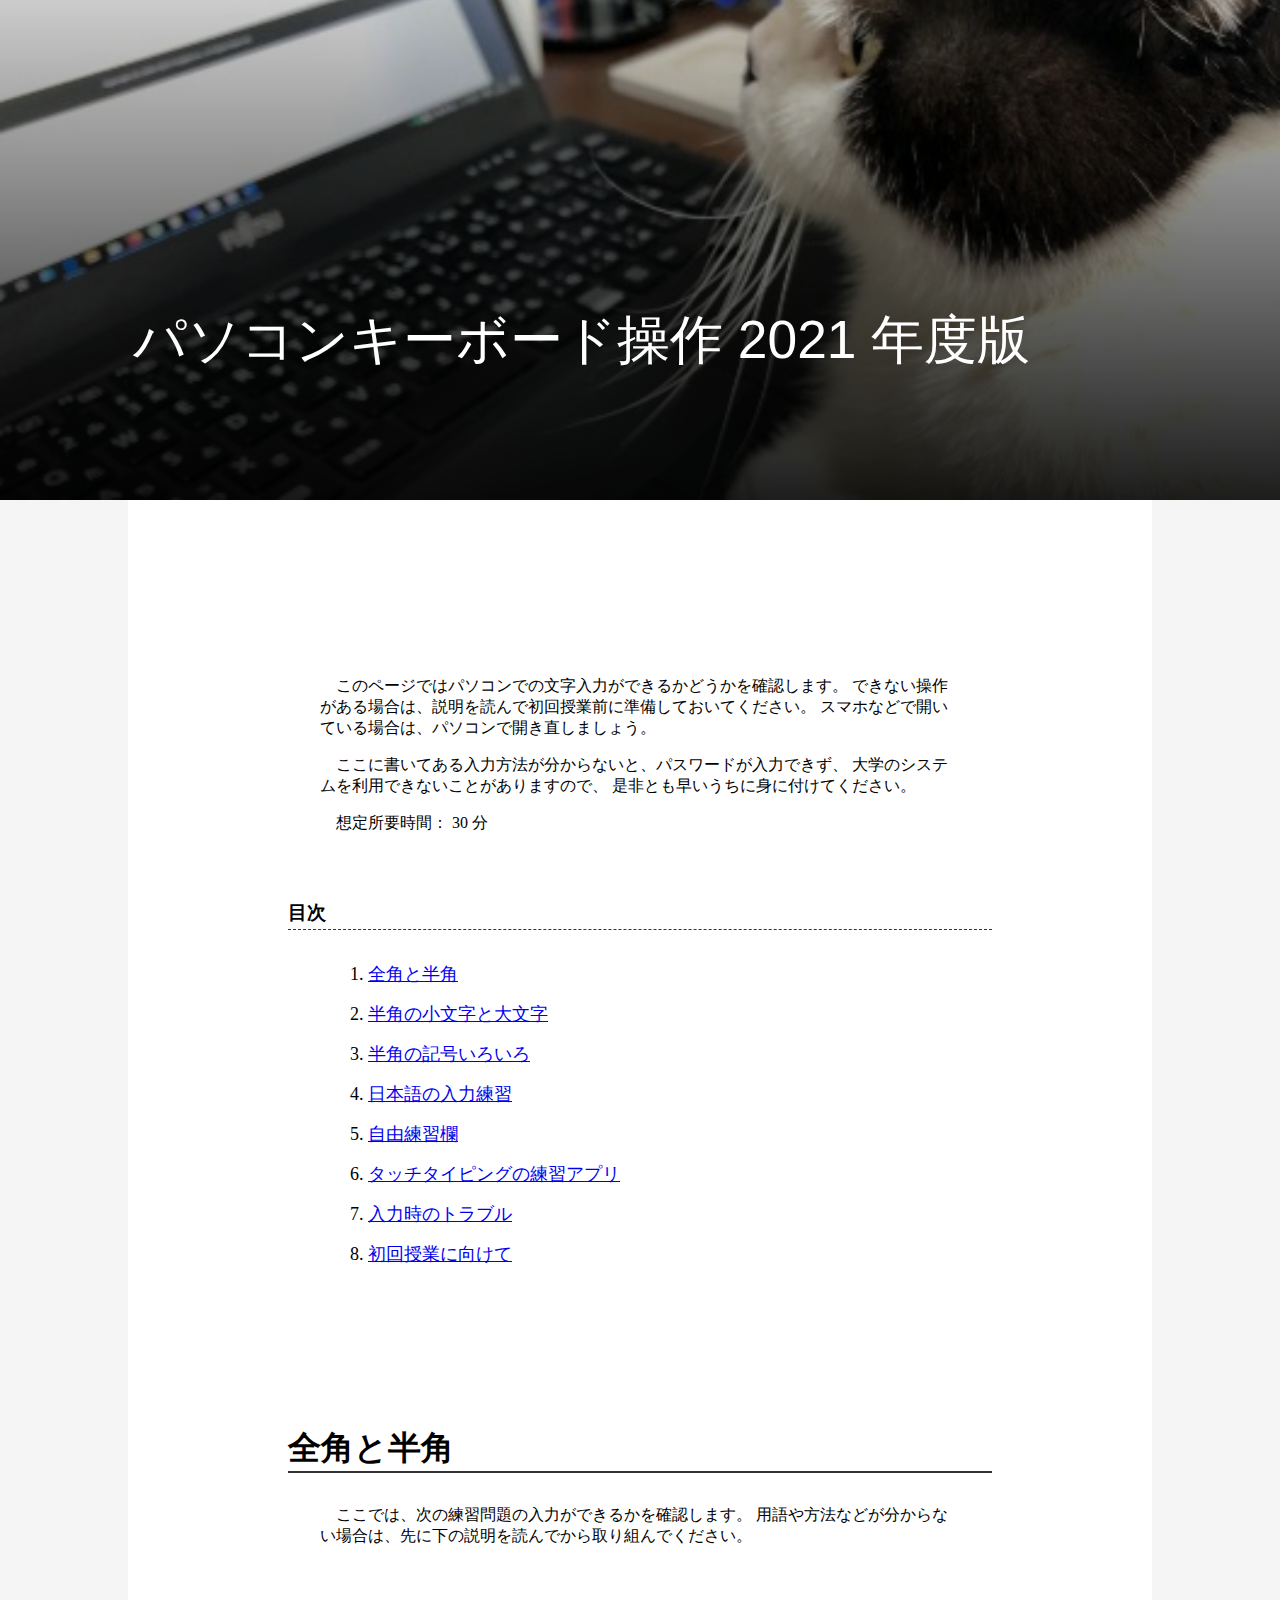
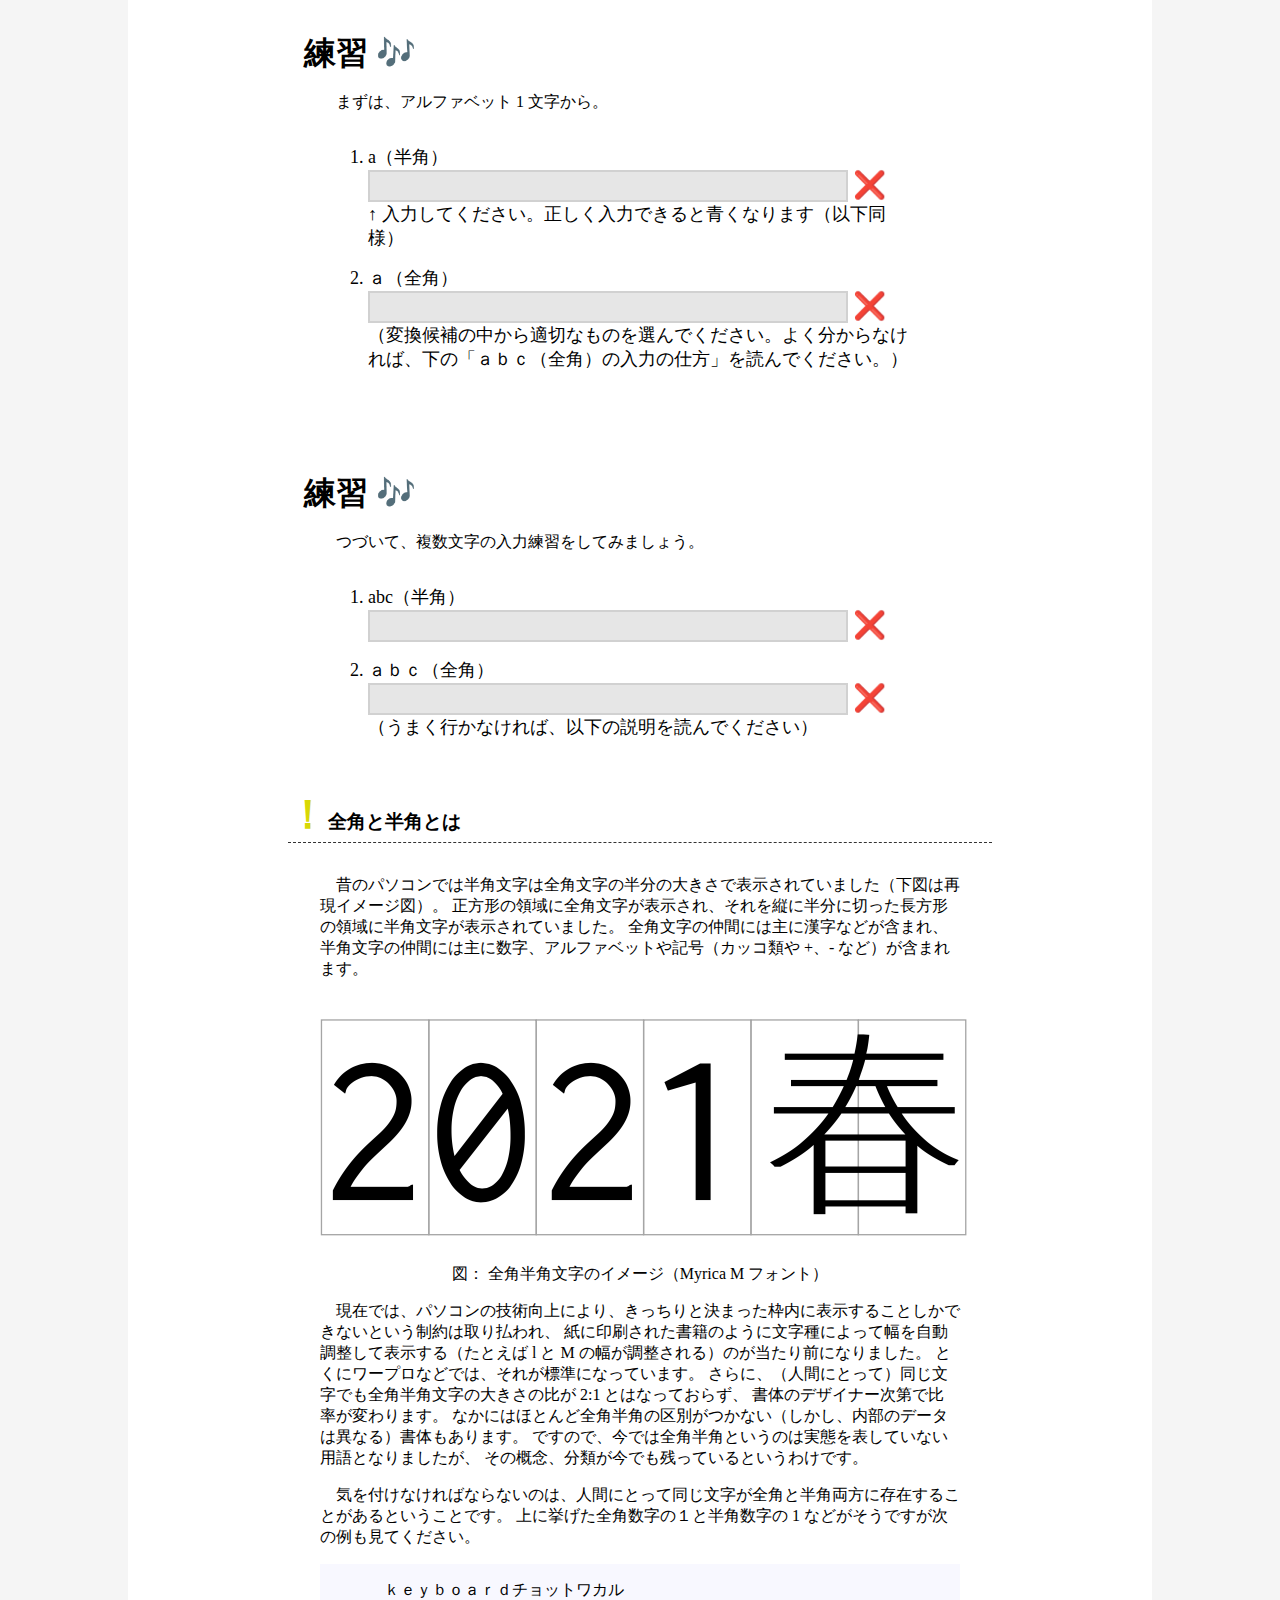
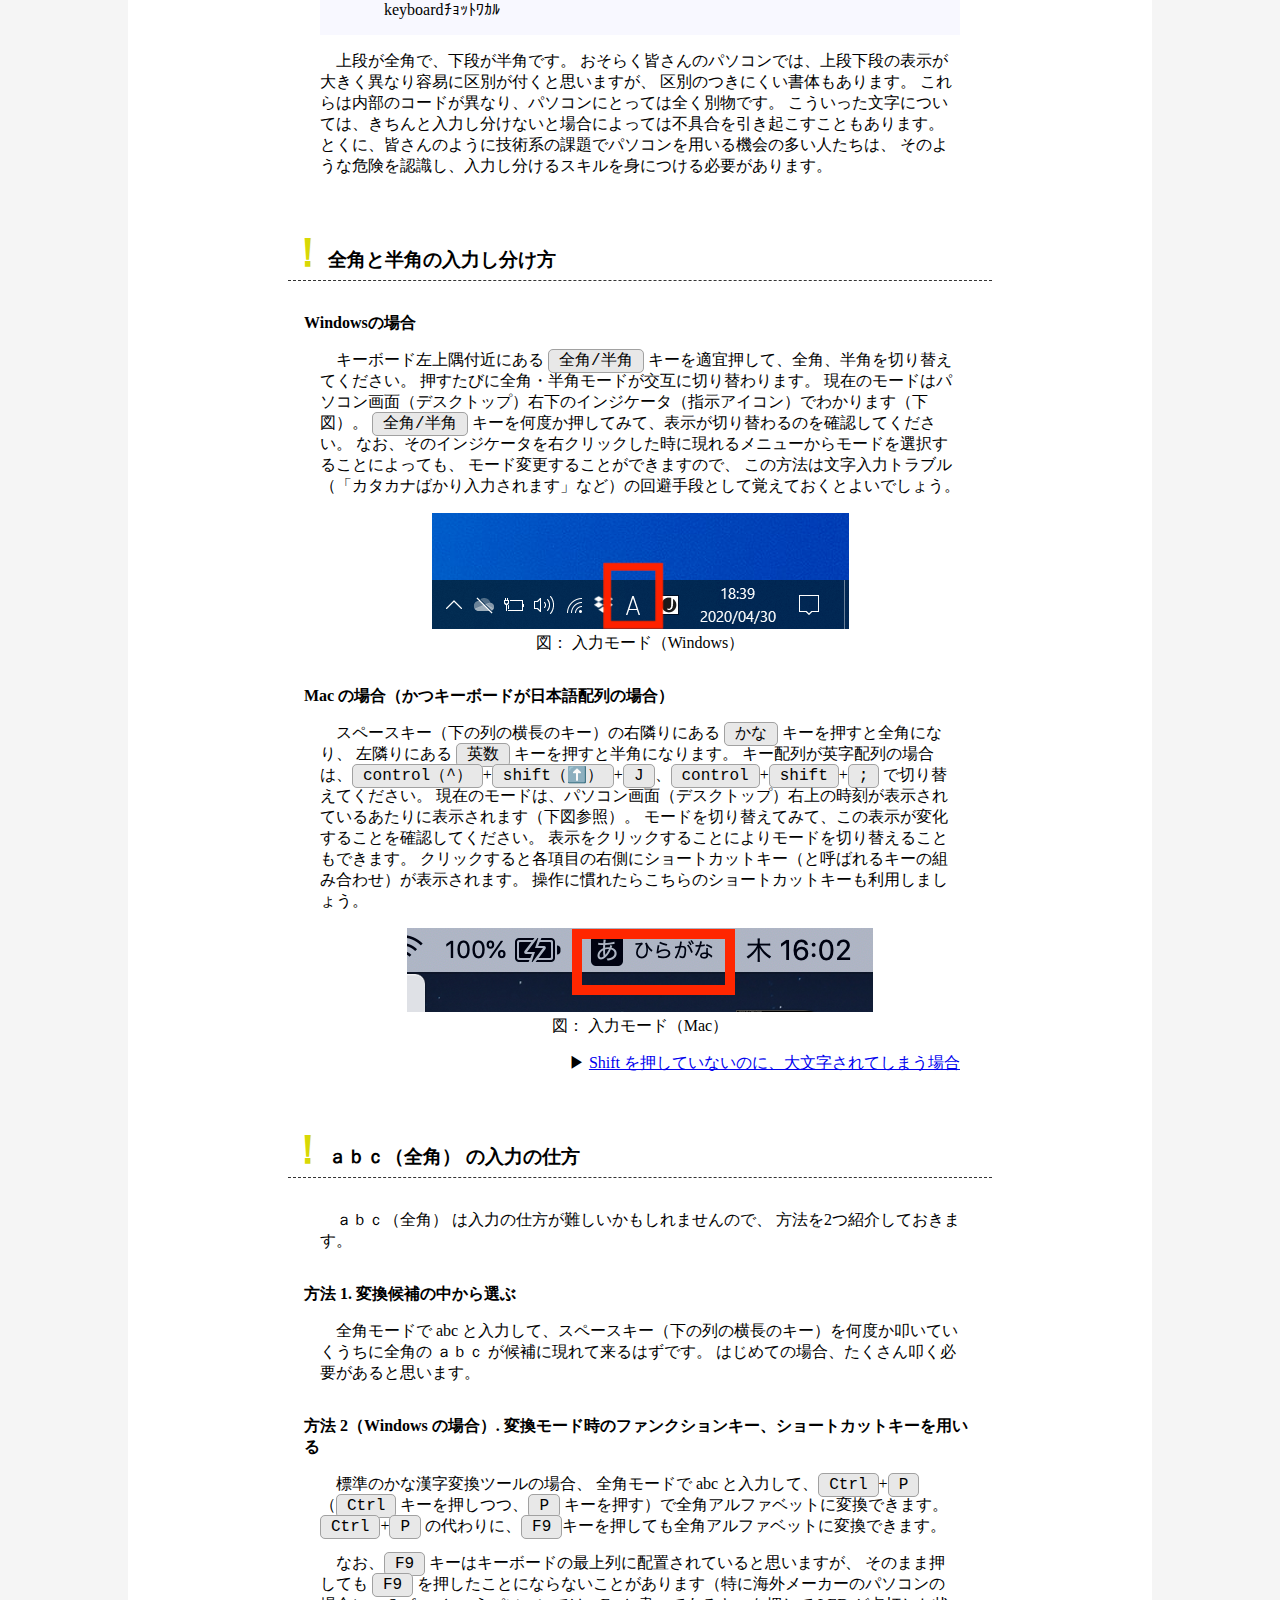
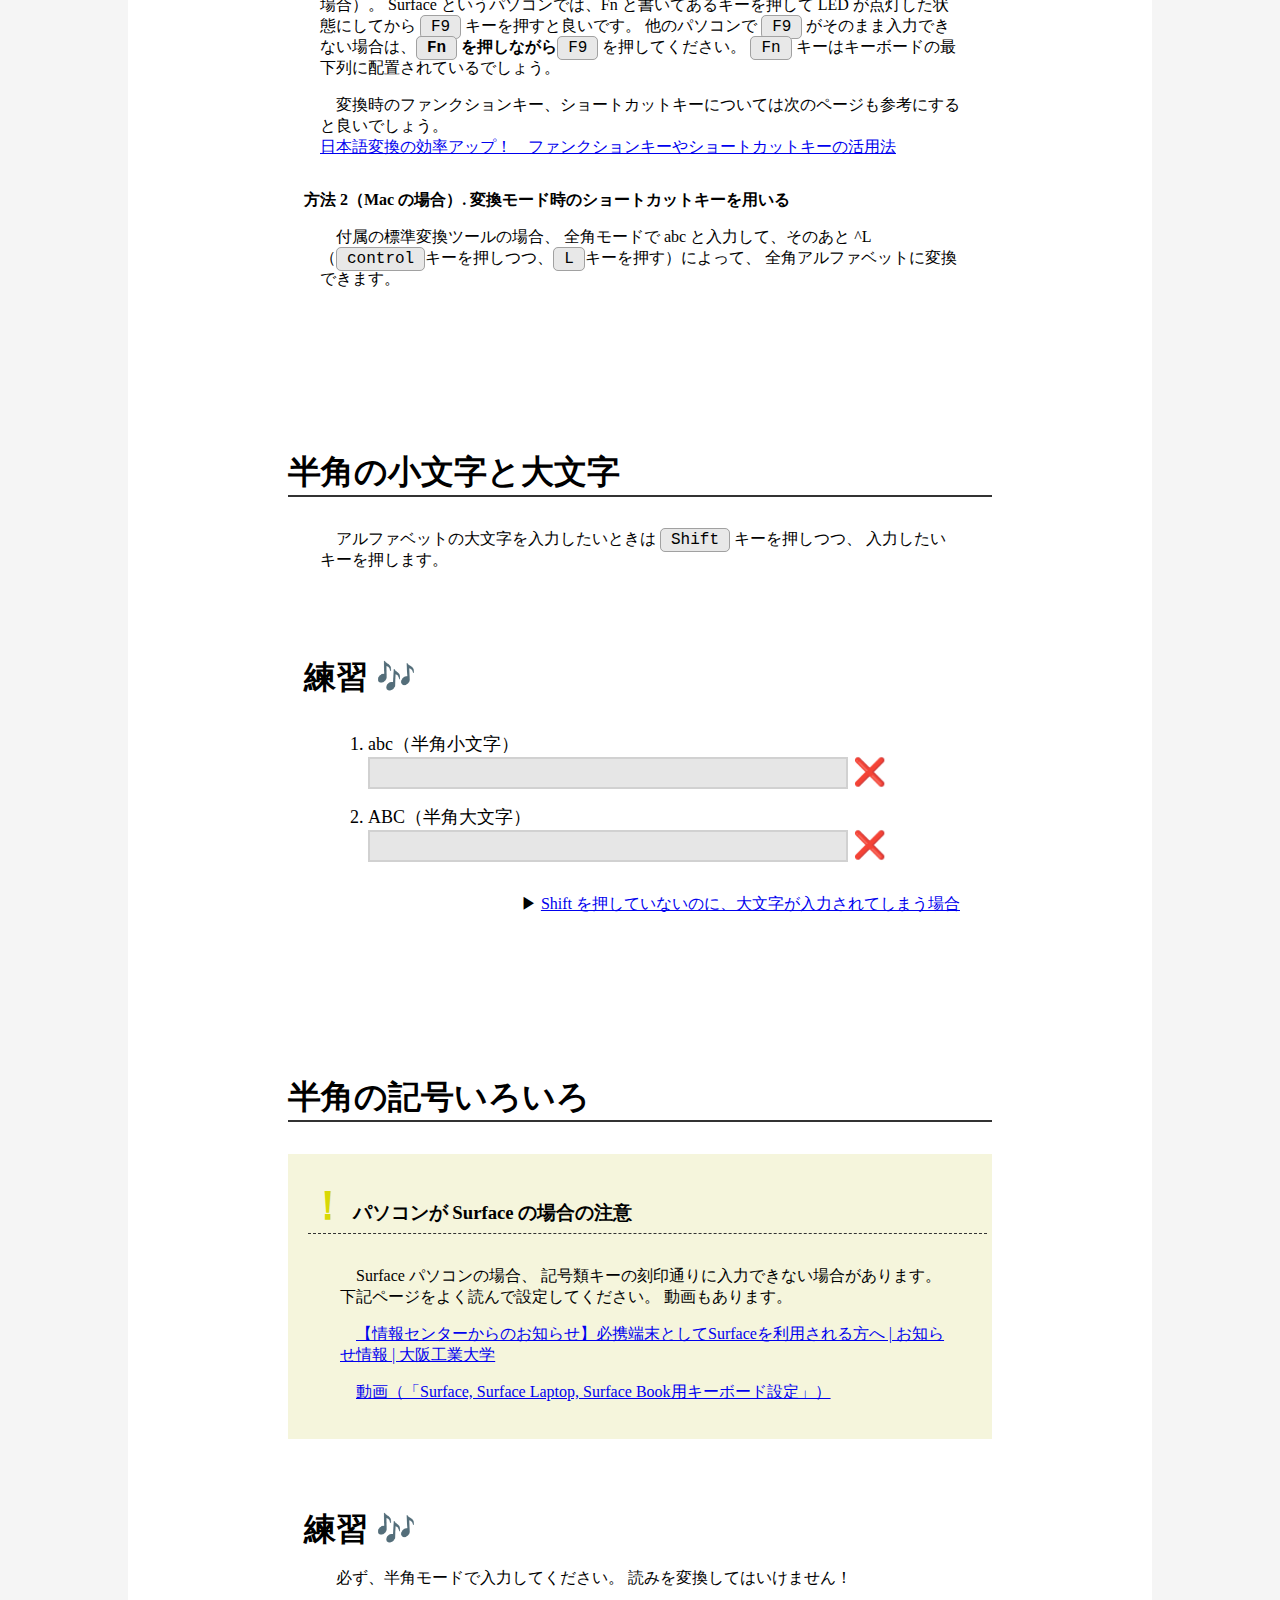
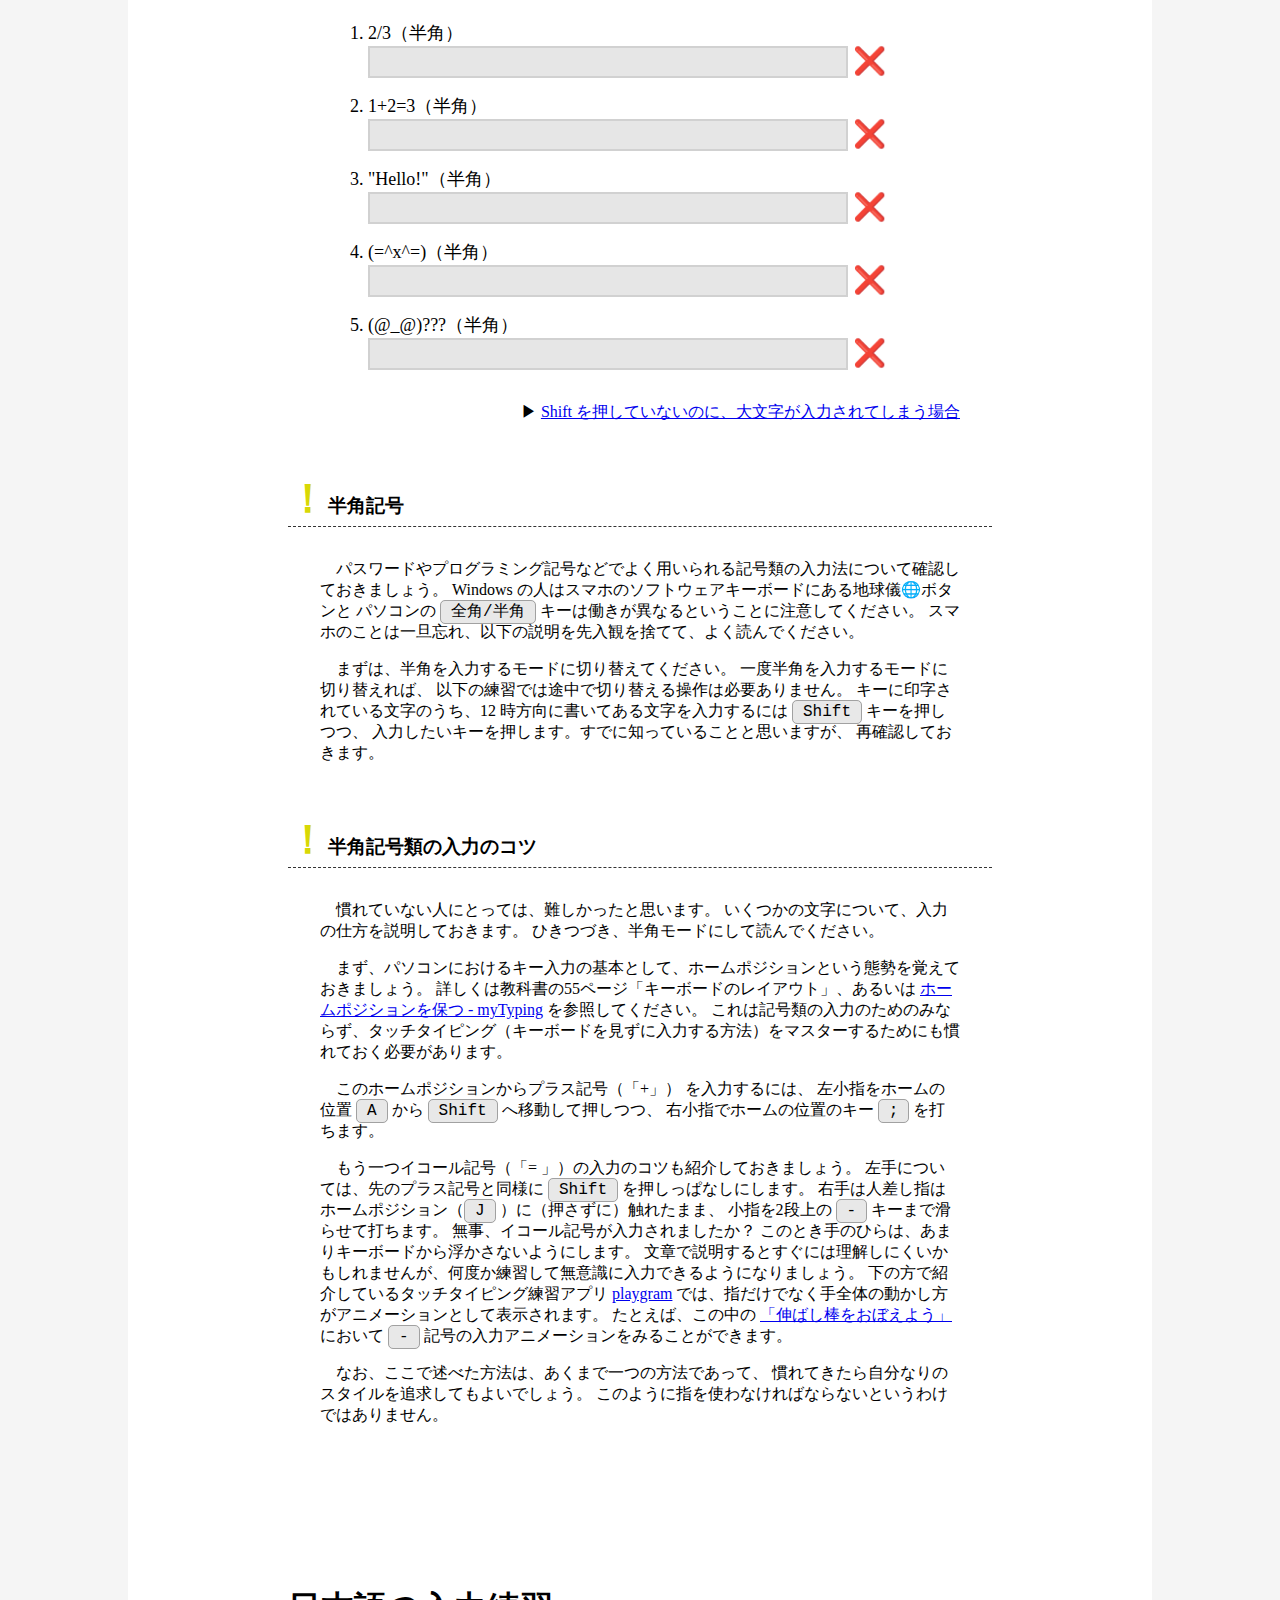
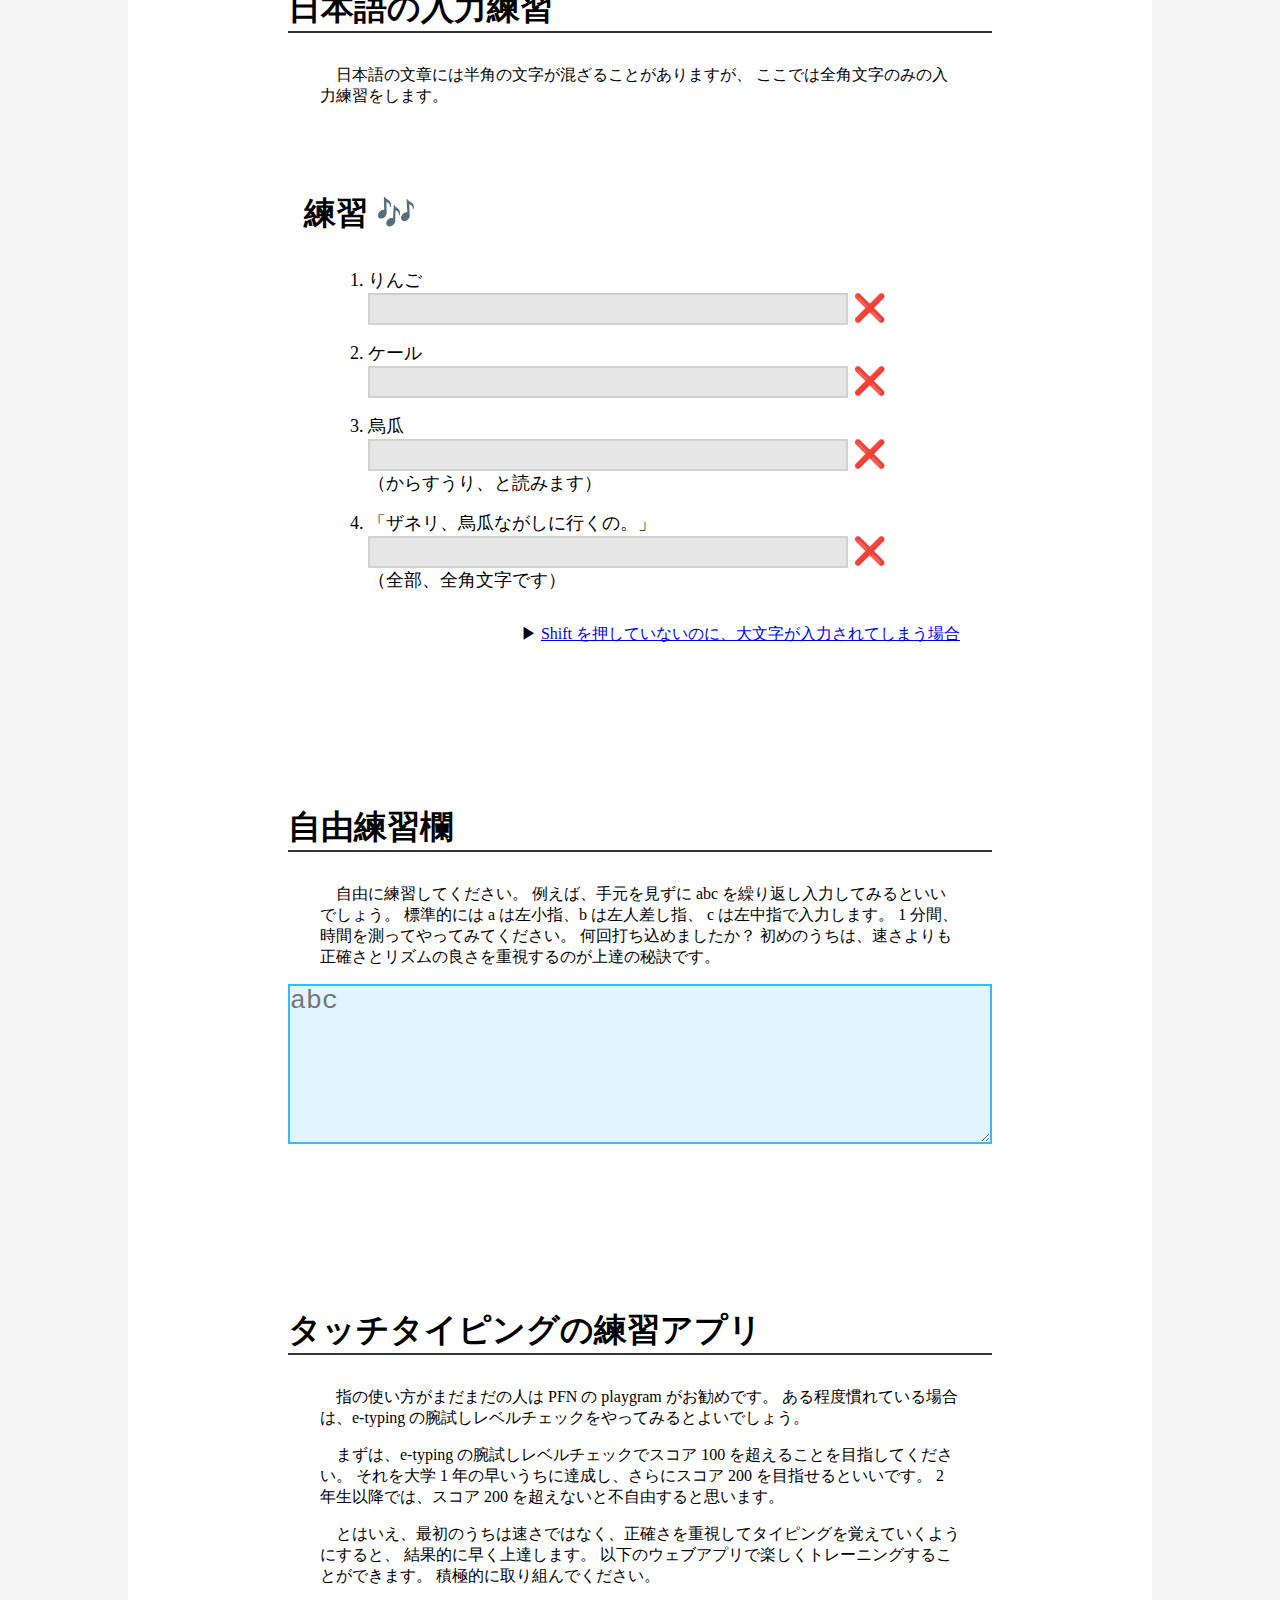
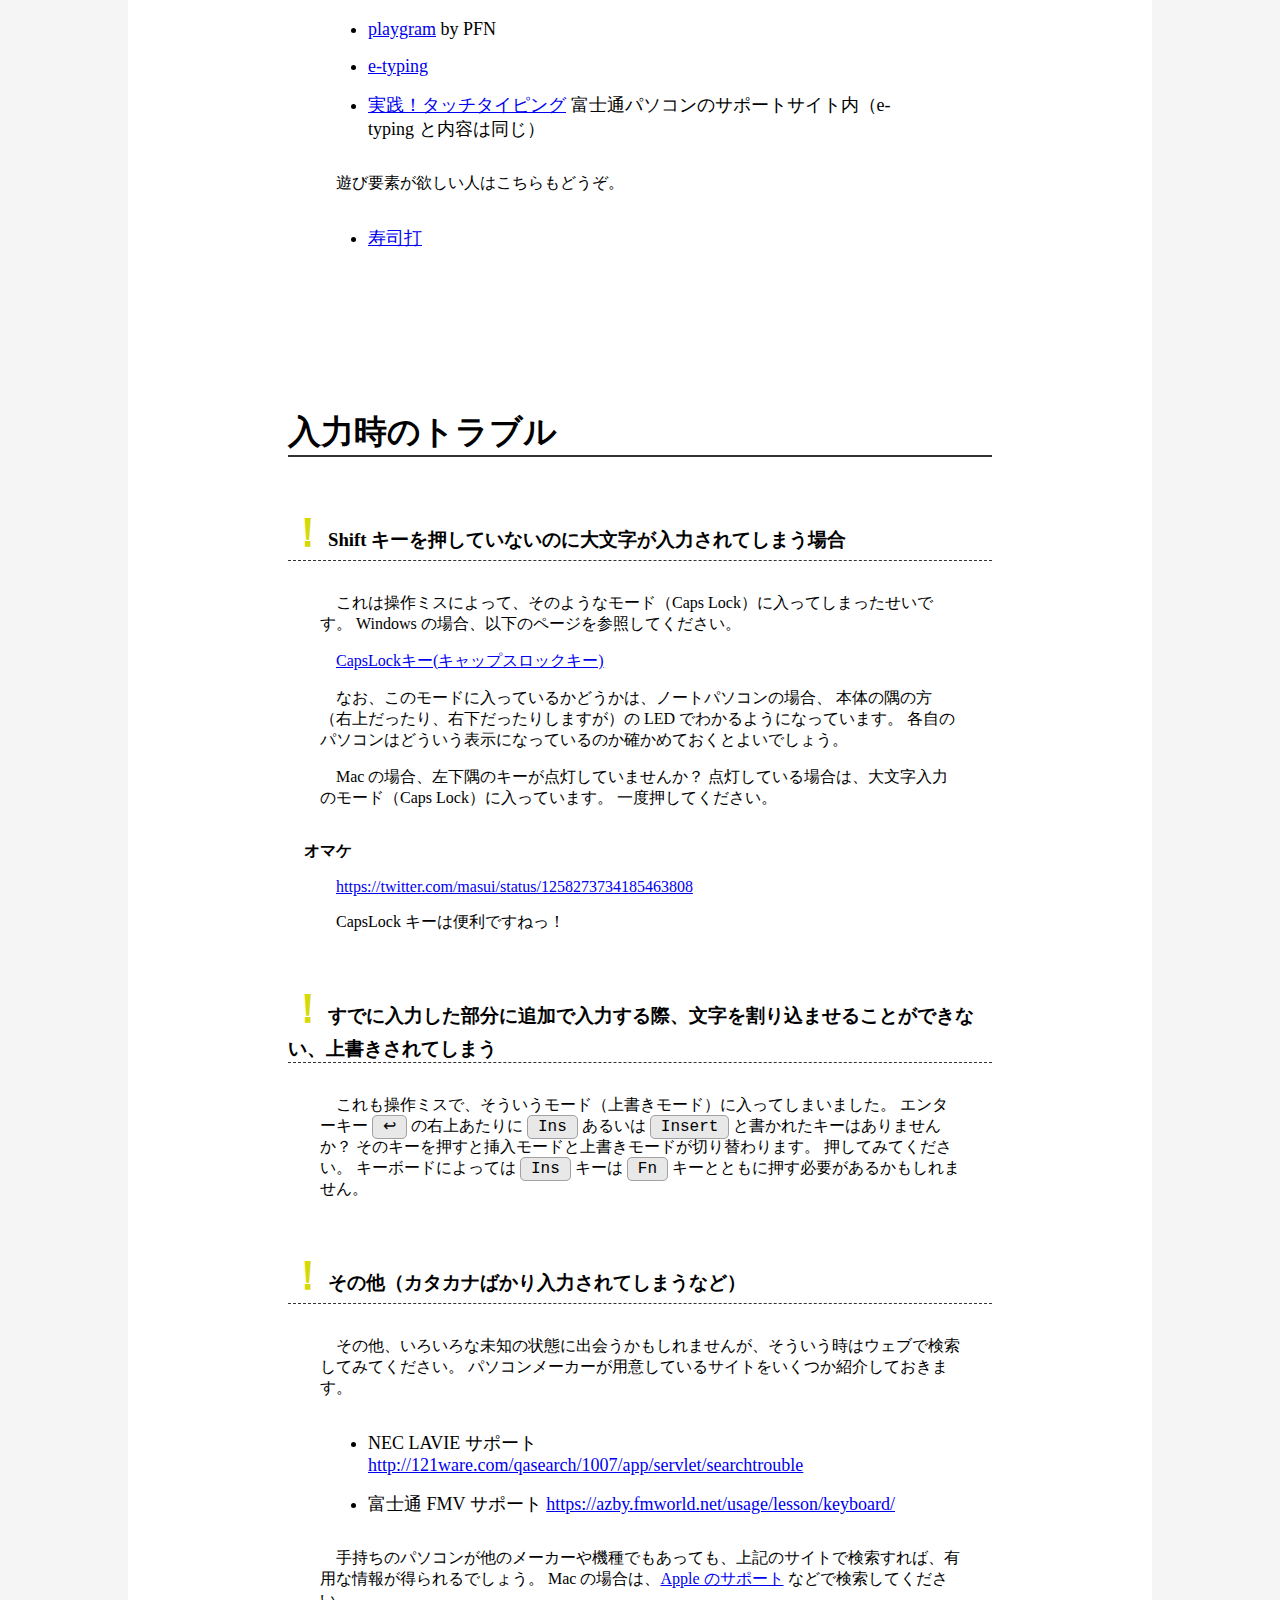
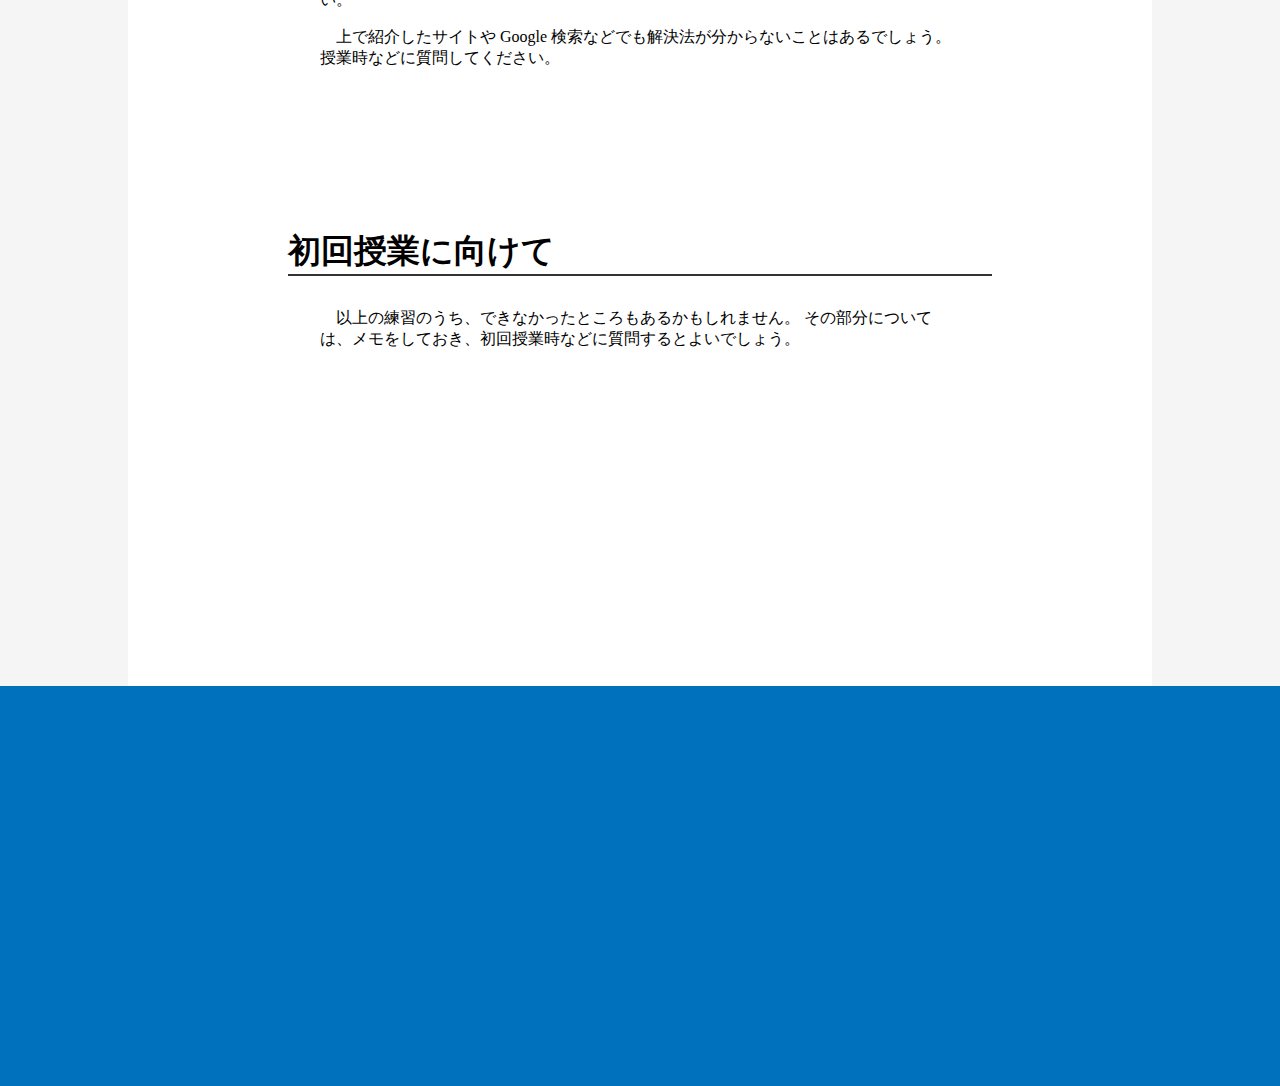
<file: index.html>
<!DOCTYPE html>
<html lang="ja">
<head>
    <meta charset="UTF-8">
    <meta name="viewport" content="width=device-width, initial-scale=1.0">
    <title>パソコンキーボード操作 2021 年度版</title>
    <link rel="stylesheet" href="style.css">
</head>
<body>
    <header>
        <h1>パソコンキーボード操作 2021 年度版</h1>
    </header>

    <main>
        <p>
            このページではパソコンでの文字入力ができるかどうかを確認します。
            できない操作がある場合は、説明を読んで初回授業前に準備しておいてください。
            スマホなどで開いている場合は、パソコンで開き直しましょう。
        </p>
        <p>
            ここに書いてある入力方法が分からないと、パスワードが入力できず、
            大学のシステムを利用できないことがありますので、
            是非とも早いうちに身に付けてください。
        </p>
        <p>想定所要時間： 30 分</p>

        <h3 id="contents-header">目次</h3>

        <div id="contents">
        </div>
    
        <!--
        **
        *  全角と半角
        *
        -->
        <h2>全角と半角</h2>
        <p>ここでは、次の練習問題の入力ができるかを確認します。
            用語や方法などが分からない場合は、先に下の説明を読んでから取り組んでください。
        </p>

        <h3 class="exercise">練習</h3>
        <p>まずは、アルファベット 1 文字から。</p>

        <ol>
            <li>
                <code>a</code>（半角）
                <div>
                    <input type="text" pattern="a" required>
                    <span></span>
                </div>
                ↑ 入力してください。正しく入力できると青くなります（以下同様）
            </li>
            <li>
                <code>ａ</code>（全角）
                <div>
                    <input type="text" pattern="ａ" required>
                    <span></span>
                </div>
                （変換候補の中から適切なものを選んでください。よく分からなければ、下の「ａｂｃ（全角）の入力の仕方」を読んでください。）
            </li>
        </ol>

        <h3 class="exercise">練習</h3>
        <p>つづいて、複数文字の入力練習をしてみましょう。</p>

        <ol>
            <li>
                <code>abc（半角）</code>
                <div>
                    <input type="text" pattern="abc" required>
                    <span></span>
                </div>
            </li>
            <li>
                <code>ａｂｃ（全角）</code>
                <div>
                    <input type="text" pattern="ａｂｃ" required>
                    <span></span>
                </div>
                （うまく行かなければ、以下の説明を読んでください）
            </li>
        </ol>

        <h3>全角と半角とは</h3>
        <p>
            昔のパソコンでは半角文字は全角文字の半分の大きさで表示されていました（下図は再現イメージ図）。
            正方形の領域に全角文字が表示され、それを縦に半分に切った長方形の領域に半角文字が表示されていました。
            全角文字の仲間には主に漢字などが含まれ、
            半角文字の仲間には主に数字、アルファベットや記号（カッコ類や +、- など）が含まれます。
            <figure>
                <img src="zankaku-hankaku.png" alt="全角半角文字のイメージ">
                <figcaption>全角半角文字のイメージ（Myrica M フォント）</figcaption>
            </figure>
        </p>
        <p>
            現在では、パソコンの技術向上により、きっちりと決まった枠内に表示することしかできないという制約は取り払われ、
            紙に印刷された書籍のように文字種によって幅を自動調整して表示する（たとえば l と M の幅が調整される）のが当たり前になりました。
            とくにワープロなどでは、それが標準になっています。
            さらに、（人間にとって）同じ文字でも全角半角文字の大きさの比が 2:1 とはなっておらず、
            書体のデザイナー次第で比率が変わります。
            なかにはほとんど全角半角の区別がつかない（しかし、内部のデータは異なる）書体もあります。
            ですので、今では全角半角というのは実態を表していない用語となりましたが、
            その概念、分類が今でも残っているというわけです。
        </p>
        <p>
            気を付けなければならないのは、人間にとって同じ文字が全角と半角両方に存在することがあるということです。
            上に挙げた全角数字の１と半角数字の 1 などがそうですが次の例も見てください。
        </p>
        <p>
            <pre>
            ｋｅｙｂｏａｒｄチョットワカル
            keyboardﾁｮｯﾄﾜｶﾙ</pre>
        </p>
        <p>    
            上段が全角で、下段が半角です。
            おそらく皆さんのパソコンでは、上段下段の表示が大きく異なり容易に区別が付くと思いますが、
            区別のつきにくい書体もあります。
            これらは内部のコードが異なり、パソコンにとっては全く別物です。
            こういった文字については、きちんと入力し分けないと場合によっては不具合を引き起こすこともあります。
            とくに、皆さんのように技術系の課題でパソコンを用いる機会の多い人たちは、
            そのような危険を認識し、入力し分けるスキルを身につける必要があります。
        </p>

        <h3>全角と半角の入力し分け方</h3>
        <h4>Windowsの場合</h4>
        <p>
            キーボード左上隅付近にある <kbd>全角/半角</kbd> キーを適宜押して、全角、半角を切り替えてください。
            押すたびに全角・半角モードが交互に切り替わります。
            現在のモードはパソコン画面（デスクトップ）右下のインジケータ（指示アイコン）でわかります（下図）。
            <kbd>全角/半角</kbd> キーを何度か押してみて、表示が切り替わるのを確認してください。
            なお、そのインジケータを右クリックした時に現れるメニューからモードを選択することによっても、
            モード変更することができますので、
            この方法は文字入力トラブル（「カタカナばかり入力されます」など）の回避手段として覚えておくとよいでしょう。
            <figure>
                <img src="indicator-win.png" alt="Windows の入力インジケータ">
                <figcaption>入力モード（Windows）</figcaption>
            </figure>
        </p>

        <h4>Mac の場合（かつキーボードが日本語配列の場合）</h4>
        <p>
            スペースキー（下の列の横長のキー）の右隣りにある <kbd>かな</kbd> キーを押すと全角になり、
            左隣りにある <kbd>英数</kbd> キーを押すと半角になります。
            キー配列が英字配列の場合は、<kbd>control（^）</kbd>+<kbd>shift（⬆️）</kbd>+<kbd>J</kbd>、<kbd>control</kbd>+<kbd>shift</kbd>+<kbd>;</kbd> で切り替えてください。
            現在のモードは、パソコン画面（デスクトップ）右上の時刻が表示されているあたりに表示されます（下図参照）。
            モードを切り替えてみて、この表示が変化することを確認してください。
            表示をクリックすることによりモードを切り替えることもできます。
            クリックすると各項目の右側にショートカットキー（と呼ばれるキーの組み合わせ）が表示されます。
            操作に慣れたらこちらのショートカットキーも利用しましょう。
            <figure>
                <img src="indicator-mac.png" alt="Mac の入力インジケータ">
                <figcaption>入力モード（Mac）</figcaption>
            </figure>
        </p>

        <p class="capslock">
            ▶︎
            <a href="#capslock">
            Shift を押していないのに、大文字されてしまう場合
            </a>
        </p>

        <h3><code>ａｂｃ（全角）</code> の入力の仕方</h3>
        <p>
            <code>ａｂｃ（全角）</code> は入力の仕方が難しいかもしれませんので、
            方法を2つ紹介しておきます。
        </p>

        <h4>方法 1. 変換候補の中から選ぶ</h4>
        <p>
            全角モードで abc と入力して、スペースキー（下の列の横長のキー）を何度か叩いていくうちに全角の ａｂｃ が候補に現れて来るはずです。
            はじめての場合、たくさん叩く必要があると思います。
        </p>

        <h4>方法 2（Windows の場合）. 変換モード時のファンクションキー、ショートカットキーを用いる</h4>
        <p>
            標準のかな漢字変換ツールの場合、
            全角モードで abc と入力して、<kbd>Ctrl</kbd>+<kbd>P</kbd>（<kbd>Ctrl</kbd> キーを押しつつ、<kbd>P</kbd> キーを押す）で全角アルファベットに変換できます。
            <kbd>Ctrl</kbd>+<kbd>P</kbd> の代わりに、<kbd>F9</kbd>キーを押しても全角アルファベットに変換できます。
        </p>
        <p>
            なお、<kbd>F9</kbd> キーはキーボードの最上列に配置されていると思いますが、
            そのまま押しても <kbd>F9</kbd> を押したことにならないことがあります（特に海外メーカーのパソコンの場合）。
            Surface というパソコンでは、Fn と書いてあるキーを押して LED が点灯した状態にしてから <kbd>F9</kbd> キーを押すと良いです。
            他のパソコンで <kbd>F9</kbd> がそのまま入力できない場合は、<strong><kbd>Fn</kbd> を押しながら</strong><kbd>F9</kbd> を押してください。
            <kbd>Fn</kbd> キーはキーボードの最下列に配置されているでしょう。<br>
        </p>
        <p>
            変換時のファンクションキー、ショートカットキーについては次のページも参考にすると良いでしょう。<br>
            <a href="https://forest.watch.impress.co.jp/docs/serial/win10tips/1113323.html">日本語変換の効率アップ！　ファンクションキーやショートカットキーの活用法</a>
        </p>
        
        <h4>方法 2（Mac の場合）. 変換モード時のショートカットキーを用いる</h4>
        <p>
            付属の標準変換ツールの場合、
            全角モードで abc と入力して、そのあと ^L（<kbd>control</kbd>キーを押しつつ、<kbd>L</kbd>キーを押す）によって、
            全角アルファベットに変換できます。
        </p>

        <!--
        **
        *  半角の小文字と大文字
        *
        -->
        <h2>半角の小文字と大文字</h2>
        <p>
            アルファベットの大文字を入力したいときは <kbd>Shift</kbd> キーを押しつつ、
            入力したいキーを押します。
        </p>

        <h3 class="exercise">練習</h3>
        <ol>
            <li>
                <code>abc（半角小文字）</code>
                <div>
                    <input type="text" pattern="abc" required>
                    <span></span>
                </div>
            </li>
            <li>
                <code>ABC（半角大文字）</code>
                <div>
                    <input type="text" pattern="ABC" required>
                    <span></span>
                </div>
            </li>
        </ol>

        <p class="capslock">
            ▶︎
            <a href="#capslock">
            Shift を押していないのに、大文字が入力されてしまう場合
            </a>
        </p>

        <!--
        **
        *    半角記号
        *
        -->
        <h2>半角の記号いろいろ</h2>
        <div class="attention">
            <h3>
                <strong>パソコンが Surface の場合の注意</strong>
            </h3>
            <p>
                Surface パソコンの場合、
                記号類キーの刻印通りに入力できない場合があります。
                下記ページをよく読んで設定してください。
                動画もあります。
            </p>
            <p>
                <a href="https://www.oit.ac.jp/japanese/news/detail.php?i=6354">
                    【情報センターからのお知らせ】必携端末としてSurfaceを利用される方へ | お知らせ情報 | 大阪工業大学
                </a>
            </p>
            <p>
                <a href="https://sites.google.com/view/oit-pc/">動画（「Surface, Surface Laptop, Surface Book用キーボード設定」）</a>
            </p>
        </div>

        <h3 class="exercise">練習</h3>
        <p>必ず、半角モードで入力してください。
            読みを変換してはいけません！
        </p>

        <ol>
            <li>
                <code>2/3（半角）</code>
                <div>
                    <input type="text" pattern="2/3" required>
                    <span></span>
                </div>
            </li>
            <li>
                <code>1+2=3（半角）</code>
                <div>
                    <input type="text" pattern="1\+2=3" required>
                    <span></span>
                </div>
            </li>
            <li>
                <code>"Hello!"（半角）</code>
                <div>
                    <input type="text" pattern='"Hello!"' required>
                    <span></span>
                </div>
            </li>
            <li>
                <code>(=^x^=)（半角）</code>
                <div>
                    <input type="text" pattern='\(=\^x\^=\)' required>
                    <span></span>
                </div>
            </li>
            <li>
                <code>(@_@)???（半角）</code>
                <div>
                    <input type="text" pattern='\(@_@\)\?\?\?' required>
                    <span></span>
                </div>
            </li>
        </ol>

        <p class="capslock">
            ▶︎
            <a href="#capslock">
            Shift を押していないのに、大文字が入力されてしまう場合
            </a>
        </p>

        <h3>半角記号</h3>
        <p>パスワードやプログラミング記号などでよく用いられる記号類の入力法について確認しておきましょう。
            Windows の人はスマホのソフトウェアキーボードにある地球儀🌐ボタンと
            パソコンの <kbd>全角/半角</kbd> キーは働きが異なるということに注意してください。
            スマホのことは一旦忘れ、以下の説明を先入観を捨てて、よく読んでください。
        </p>
        <p>まずは、半角を入力するモードに切り替えてください。
            一度半角を入力するモードに切り替えれば、
            以下の練習では途中で切り替える操作は必要ありません。
            キーに印字されている文字のうち、12 時方向に書いてある文字を入力するには <kbd>Shift</kbd> キーを押しつつ、
            入力したいキーを押します。すでに知っていることと思いますが、
            再確認しておきます。
        </p>

        <h3>半角記号類の入力のコツ</h3>
        <p>
            慣れていない人にとっては、難しかったと思います。
            いくつかの文字について、入力の仕方を説明しておきます。
            ひきつづき、半角モードにして読んでください。
        </p>
        <p>
            まず、パソコンにおけるキー入力の基本として、ホームポジションという態勢を覚えておきましょう。
            詳しくは教科書の55ページ「キーボードのレイアウト」、あるいは
            <a href="https://typing.twi1.me/training#%E3%83%9B%E3%83%BC%E3%83%A0%E3%83%9D%E3%82%B8%E3%82%B7%E3%83%A7%E3%83%B3%E3%82%92%E4%BF%9D%E3%81%A4">ホームポジションを保つ - myTyping</a>
            を参照してください。
            これは記号類の入力のためのみならず、タッチタイピング（キーボードを見ずに入力する方法）をマスターするためにも慣れておく必要があります。
        </p>
        <p>
            このホームポジションからプラス記号（「<code>+</code>」） を入力するには、
            左小指をホームの位置 <kbd>A</kbd> から <kbd>Shift</kbd> へ移動して押しつつ、
            右小指でホームの位置のキー <kbd>;</kbd> を打ちます。
        </p>
        <p>
            もう一つイコール記号（「<code>=</code> 」）の入力のコツも紹介しておきましょう。
            左手については、先のプラス記号と同様に <kbd>Shift</kbd> を押しっぱなしにします。
            右手は人差し指はホームポジション（<kbd>J</kbd> ）に（押さずに）触れたまま、
            小指を2段上の <kbd>-</kbd> キーまで滑らせて打ちます。
            無事、イコール記号が入力されましたか？
            このとき手のひらは、あまりキーボードから浮かさないようにします。
            文章で説明するとすぐには理解しにくいかもしれませんが、何度か練習して無意識に入力できるようになりましょう。
            下の方で紹介しているタッチタイピング練習アプリ
            <a href="https://typing.playgram.jp/">playgram</a>
            では、指だけでなく手全体の動かし方がアニメーションとして表示されます。
            たとえば、この中の <a href="https://typing.playgram.jp/training/11/1">「伸ばし棒をおぼえよう」</a>
            において <kbd>-</kbd> 記号の入力アニメーションをみることができます。
        </p>
        <p>
            なお、ここで述べた方法は、あくまで一つの方法であって、
            慣れてきたら自分なりのスタイルを追求してもよいでしょう。
            このように指を使わなければならないというわけではありません。
        </p>

        <!--
        **
        *  日本語の入力練習
        *
        -->
        <h2>日本語の入力練習</h2>

        <p>日本語の文章には半角の文字が混ざることがありますが、
            ここでは全角文字のみの入力練習をします。
        </p>

        <h3 class="exercise">練習</h3>

        <ol>
            <li>
                <code>
                    りんご
                </code>
                <div>
                    <input type="text" pattern="りんご" required>
                    <span></span>
                </div>
            </li>
            <li>
                <code>
                    ケール
                </code>
                <div>
                    <input type="text" pattern="ケール" required>
                    <span></span>
                </div>
            </li>
            <li>
                <code>
                    烏瓜
                </code>
                <div>
                    <input type="text" pattern="烏瓜" required>
                    <span></span>
                </div>
                （からすうり、と読みます）
            </li>
            <li>
                <code>
                    「ザネリ、烏瓜ながしに行くの。」
                </code>
                <div>
                    <input type="text" pattern="「ザネリ、烏瓜ながしに行くの。」" required>
                    <span></span>
                </div>
                （全部、全角文字です）
            </li>
        </ol>

        <p class="capslock">
            ▶︎
            <a href="#capslock">
            Shift を押していないのに、大文字が入力されてしまう場合
            </a>
        </p>

        <!--
        **
        *  自習練習欄
        *
        -->
        <h2>自由練習欄</h2>
        <p>自由に練習してください。
            例えば、手元を見ずに abc を繰り返し入力してみるといいでしょう。
            標準的には <code>a</code> は左小指、<code>b</code> は左人差し指、
            <code>c</code> は左中指で入力します。
            1 分間、時間を測ってやってみてください。
            何回打ち込めましたか？
            初めのうちは、速さよりも正確さとリズムの良さを重視するのが上達の秘訣です。
        </p>
        
        <textarea placeholder="abc"></textarea>

        <!--
        **
        *  タッチタイピングの練習アプリ
        *
        -->
        <h2>タッチタイピングの練習アプリ</h2>
        <p>指の使い方がまだまだの人は PFN の playgram がお勧めです。
            ある程度慣れている場合は、e-typing の腕試しレベルチェックをやってみるとよいでしょう。
        </p>
        <p>
            まずは、e-typing の腕試しレベルチェックでスコア 100 を超えることを目指してください。
            それを大学 1 年の早いうちに達成し、さらにスコア 200 を目指せるといいです。
            2 年生以降では、スコア 200 を超えないと不自由すると思います。
        </p>
        <p>とはいえ、最初のうちは速さではなく、正確さを重視してタイピングを覚えていくようにすると、
            結果的に早く上達します。
            以下のウェブアプリで楽しくトレーニングすることができます。
            積極的に取り組んでください。
        </p>

        <ul>
            <li><a href="https://typing.playgram.jp/">playgram</a> by PFN</li>
            <li><a href="https://www.e-typing.ne.jp/">e-typing</a></li>
            <li><a href="https://azby.fmworld.net/usage/lesson/keyboard/typing/">実践！タッチタイピング</a> 富士通パソコンのサポートサイト内（e-typing と内容は同じ）</li>
        </ul>

        <p>遊び要素が欲しい人はこちらもどうぞ。</p>
        <ul>
            <li><a href="http://typingx0.net/sushida/play.html">寿司打</a></li>
        </ul>

        <!--
        **
        *  入力時のトラブル
        *
        -->
        <h2>入力時のトラブル</h2>

        <h3 id="capslock">Shift キーを押していないのに大文字が入力されてしまう場合</h3>
        <p>
            これは操作ミスによって、そのようなモード（Caps Lock）に入ってしまったせいです。
            Windows の場合、以下のページを参照してください。
        </p>
        <p>
            <a href="https://121ware.com/support/pc/yougo/03_ei/ei080.htm">CapsLockキー(キャップスロックキー)</a>
        </p>
        <p>
            なお、このモードに入っているかどうかは、ノートパソコンの場合、
            本体の隅の方（右上だったり、右下だったりしますが）の LED でわかるようになっています。
            各自のパソコンはどういう表示になっているのか確かめておくとよいでしょう。
        </p>
        <p>
            Mac の場合、左下隅のキーが点灯していませんか？
            点灯している場合は、大文字入力のモード（Caps Lock）に入っています。
            一度押してください。
        </p>

        <h4>オマケ</h4>
        <p><a href="https://twitter.com/masui/status/1258273734185463808">https://twitter.com/masui/status/1258273734185463808</a></p>
        <p>CapsLock キーは便利ですねっ！</p>

        <h3>すでに入力した部分に追加で入力する際、文字を割り込ませることができない、上書きされてしまう</h3>
        <p>
            これも操作ミスで、そういうモード（上書きモード）に入ってしまいました。
            エンターキー <kbd>↩︎</kbd> の右上あたりに
            <kbd>Ins</kbd> あるいは <kbd>Insert</kbd> と書かれたキーはありませんか？
            そのキーを押すと挿入モードと上書きモードが切り替わります。
            押してみてください。
            キーボードによっては <kbd>Ins</kbd> キーは <kbd>Fn</kbd> キーとともに押す必要があるかもしれません。
        </p>

        <h3>その他（カタカナばかり入力されてしまうなど）</h3>
        <p>
            その他、いろいろな未知の状態に出会うかもしれませんが、そういう時はウェブで検索してみてください。
            パソコンメーカーが用意しているサイトをいくつか紹介しておきます。
        </p>

        <ul>
            <li>NEC LAVIE サポート
                <a href="http://121ware.com/qasearch/1007/app/servlet/searchtrouble">http://121ware.com/qasearch/1007/app/servlet/searchtrouble</a>
            </li>
            <li>富士通 FMV サポート
                <a href="https://azby.fmworld.net/usage/lesson/keyboard/">https://azby.fmworld.net/usage/lesson/keyboard/</a>
            </li>
        </ul>

        <p>
            手持ちのパソコンが他のメーカーや機種でもあっても、上記のサイトで検索すれば、有用な情報が得られるでしょう。
            Mac の場合は、<a href="https://support.apple.com/ja-jp">Apple のサポート</a> などで検索してください。
        </p>
        <p>
            上で紹介したサイトや Google 検索などでも解決法が分からないことはあるでしょう。
            授業時などに質問してください。
        </p>

        <!--
        **
        *  初回授業に向けて
        *
        -->
        <h2>初回授業に向けて</h2>
        <p>
            以上の練習のうち、できなかったところもあるかもしれません。
            その部分については、メモをしておき、初回授業時などに質問するとよいでしょう。
        </p>
    </main>
    
    <footer>
        
    </footer>

    <!--
    **
    *  目次の自動生成
    *
    -->
    <script src="script.js"></script>
</body>
</html>
</file>
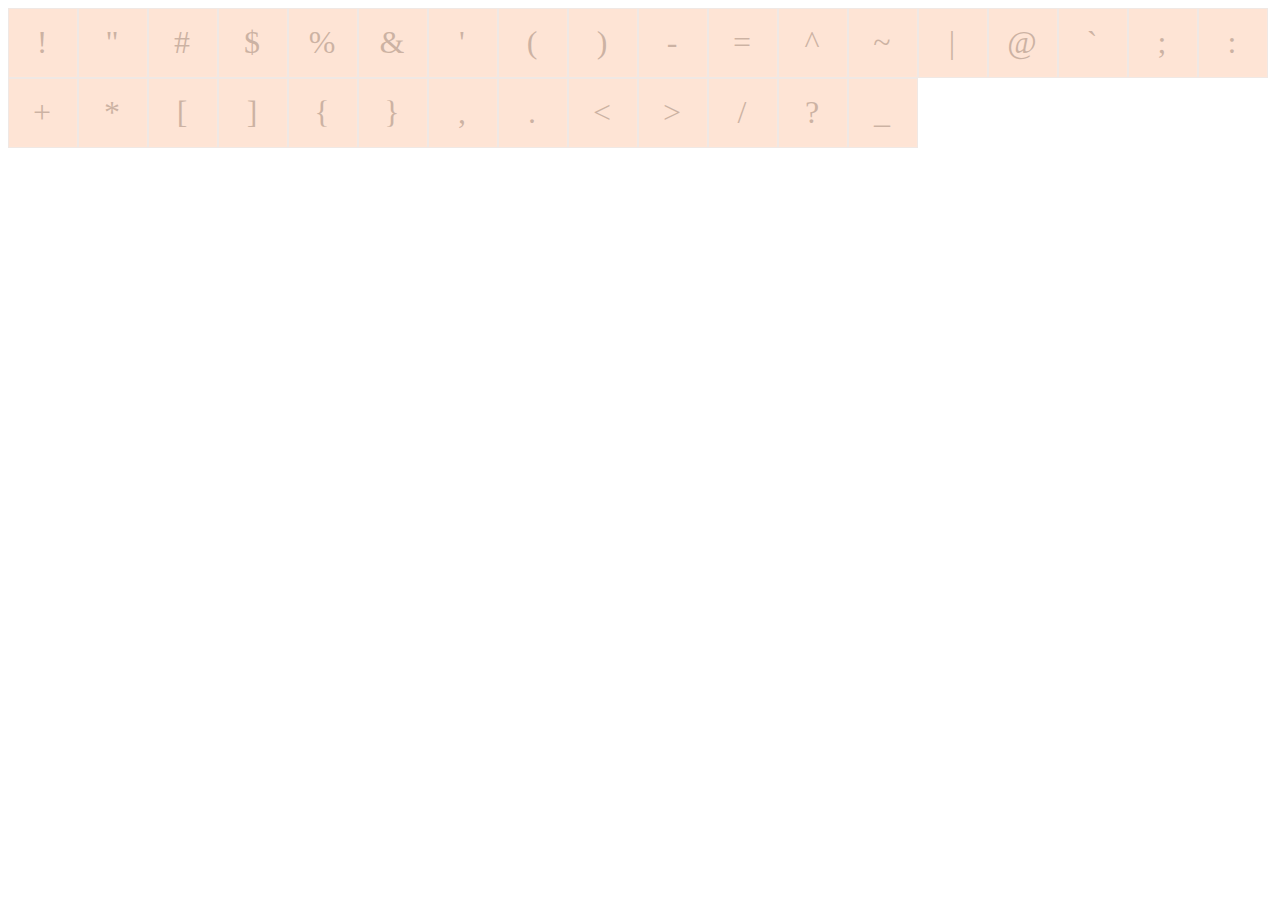
<file: symbols/index.html>
<!DOCTYPE html>
<html lang="ja">
<head>
    <meta charset="UTF-8">
    <meta name="viewport" content="width=device-width, initial-scale=1.0">
    <title>記号類の入力練習</title>
    <style>
        #table {
            display: flex;
            flex-wrap: wrap;
        }
        .cell {
            position: relative;
            margin: 0;
        }
        .cell > span {
            position: absolute;
            font-family: consolas;
            font-size: 2rem;
            color: hsl(0, 0%, 0%);
            padding: 10px;
            margin: 0;
            background-color: hsla(0, 0%, 94%, 0.164);
            width: 3rem;
            height: 3rem;
            line-height: 3rem;
            text-align: center;
            left: 0;
            top: 0;
            z-index: 1;
        }
        .cell > input {
            position: relative;
            border: 1px solid hsl(20, 30%, 90%);
            font-family: consolas;
            padding: 10px;
            margin: 0;
            width: 3rem;
            height: 3rem;
            z-index: 10;
            font-size: 2rem;
            text-align: center;
            opacity: 80%;
        }
        .cell > input:required {
            background-color: hsl(22, 100%, 90%);
        }
        .cell > input:invalid {
            background-color: hsl(22, 100%, 90%);
        }
        .cell > input:valid {
            background-color: hsl(210, 100%, 87%);
        }
    </style>
</head>
<body>
    
<div id="table"></div>

<script>
    const chars = [..."!\"#$%&'()-=^~\|@`;:+*[]{},.<>/?_"];
    //const chars = [..."!\"#"];
    const table = document.querySelector('#table');

    const dict = [..."^$|"];

    for (let char of chars) {
        let cell = document.createElement('div');
        let span = document.createElement('span');
        let input = document.createElement('input');
        span.textContent = char;
        input.setAttribute('pattern', dict.includes(char) ? '\\'+char : char);
        input.type = 'text';
        input.required = true;
        cell.appendChild(span);
        cell.appendChild(input);
        cell.classList.add('cell');
        table.appendChild(cell);
    }
</script>
</body>
</html>
</file>
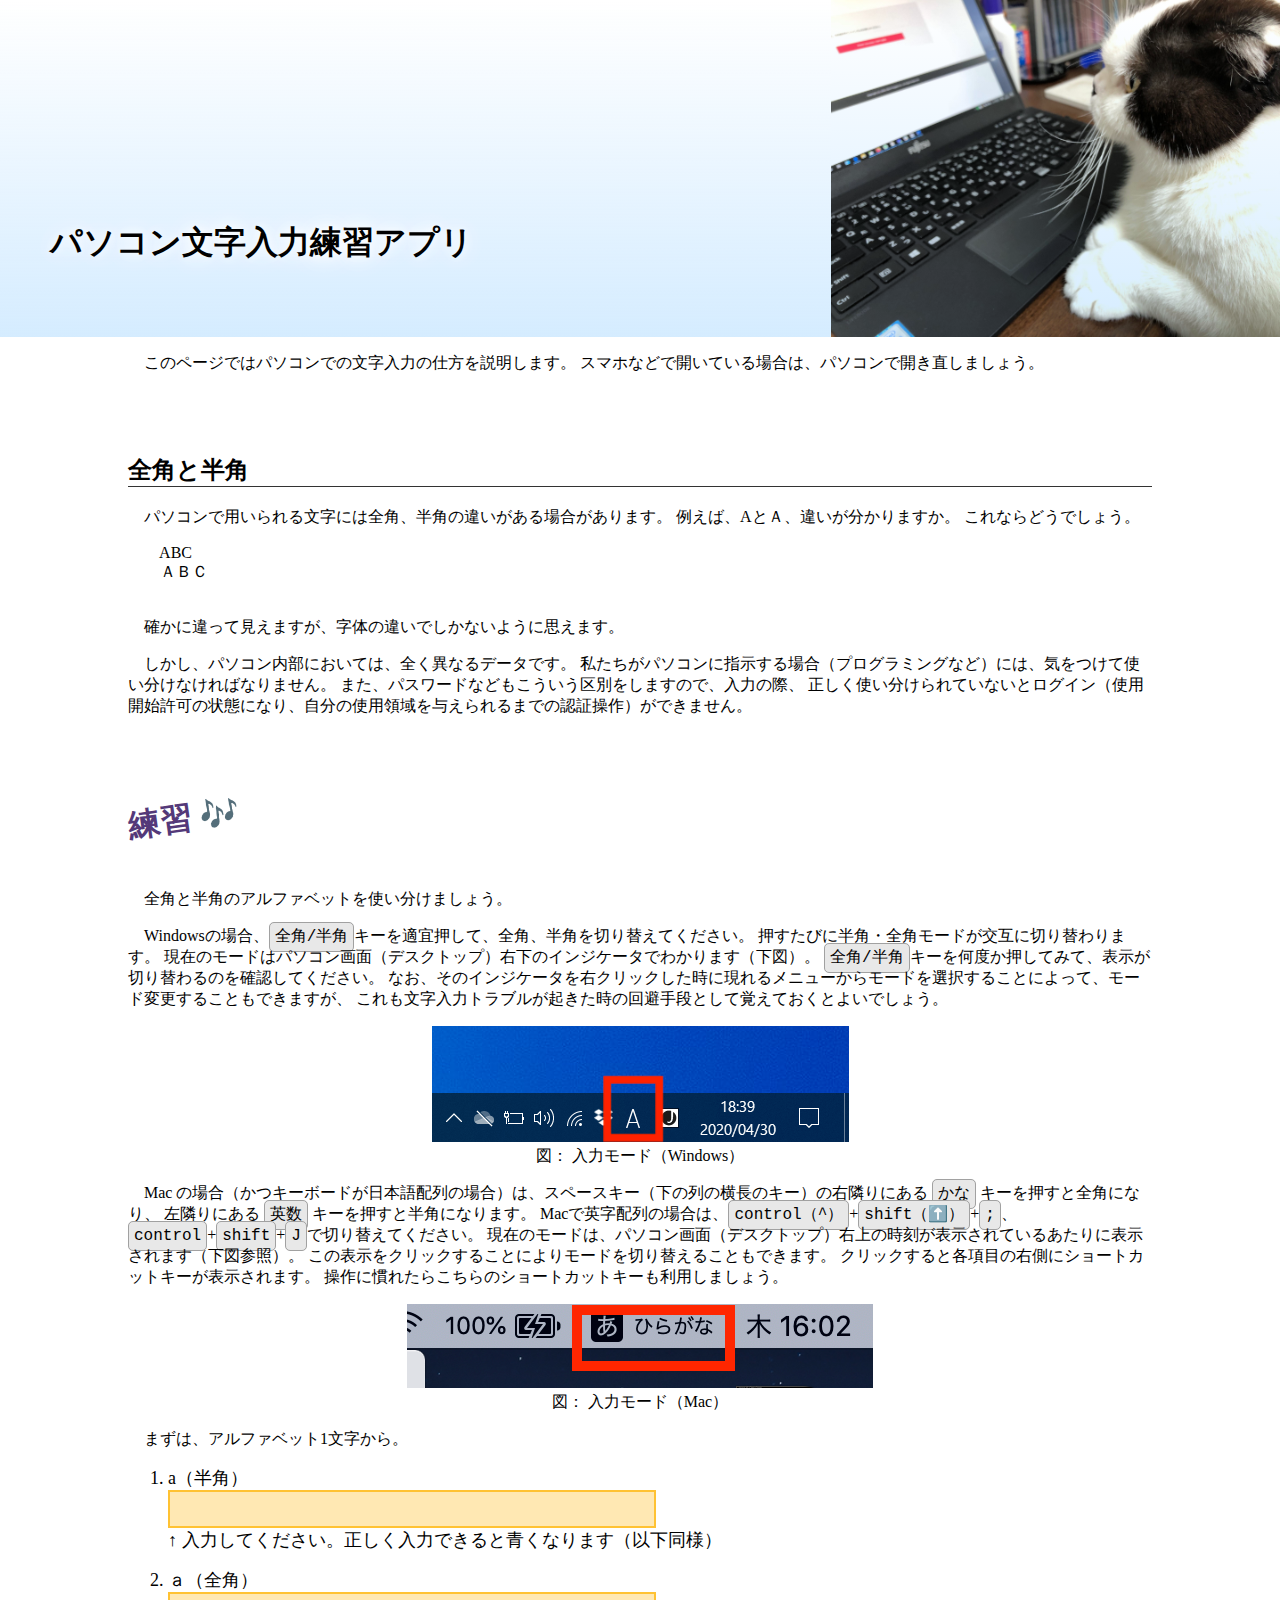
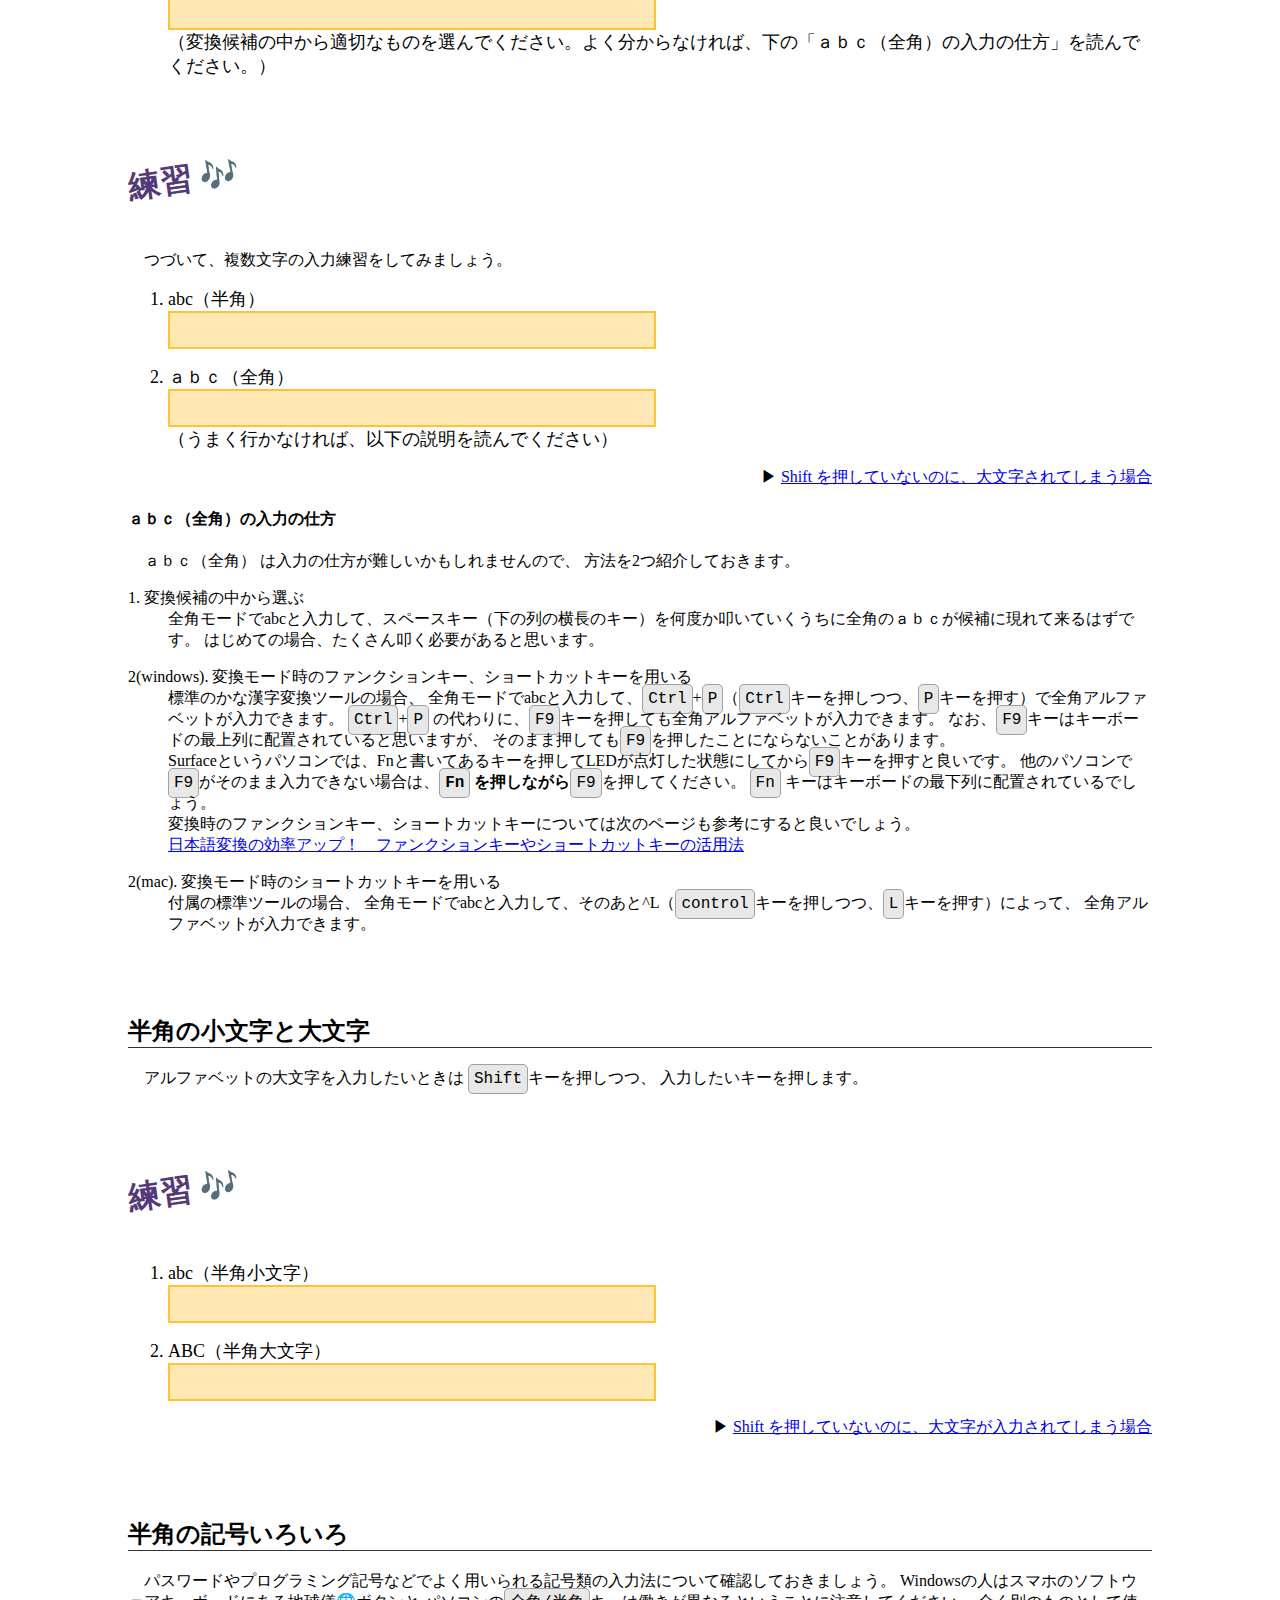
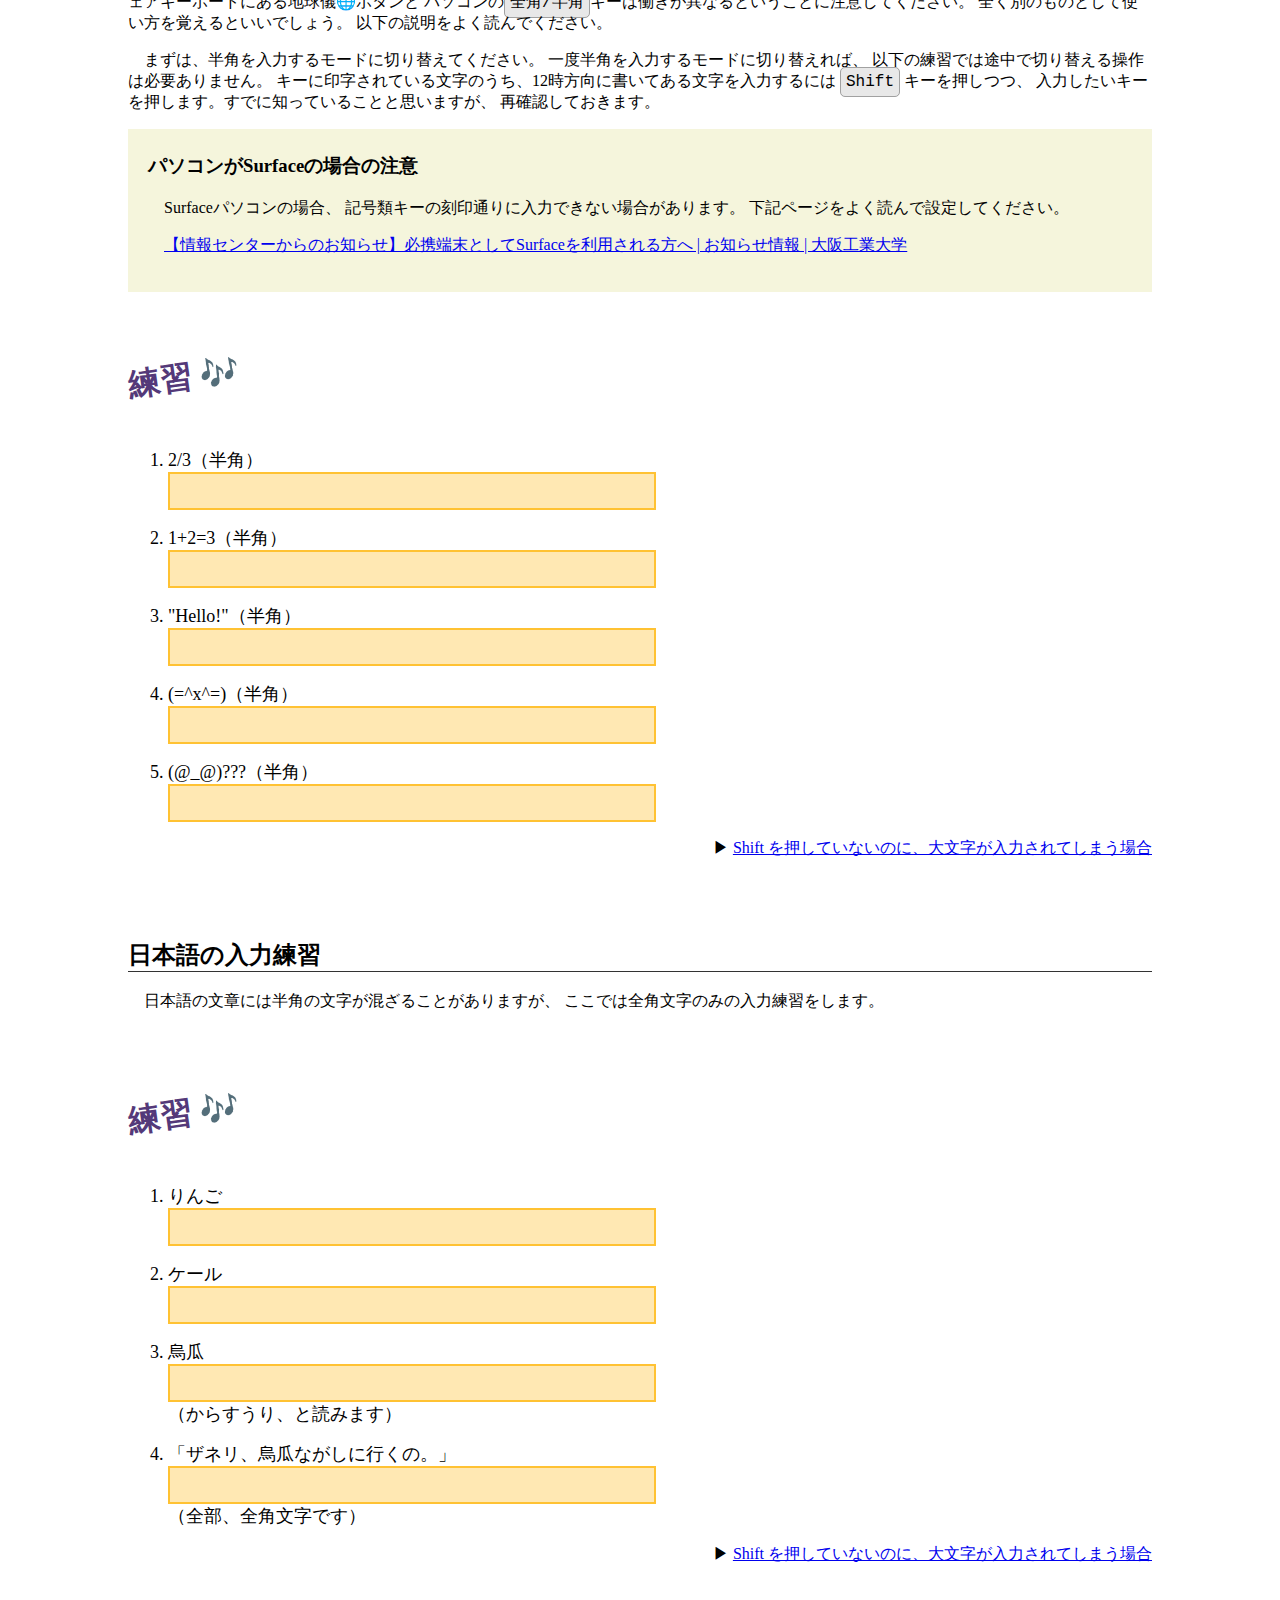
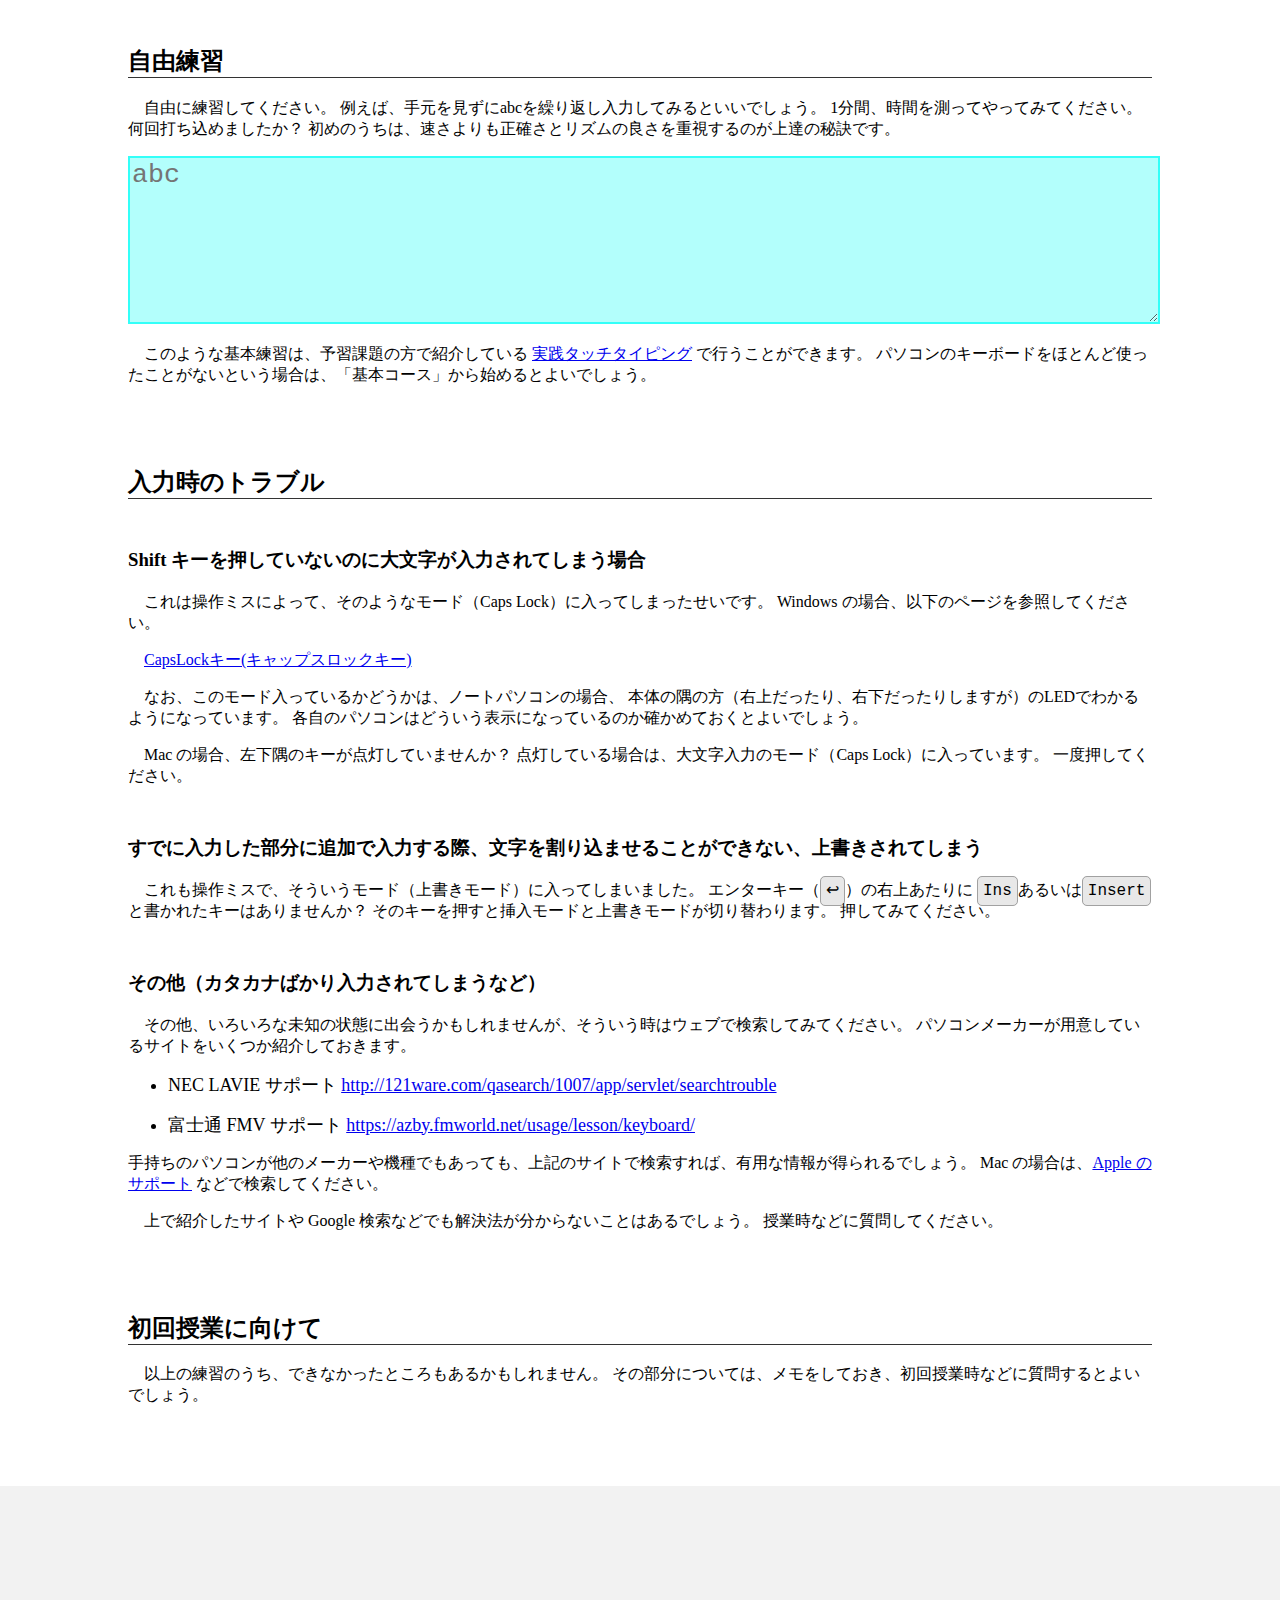
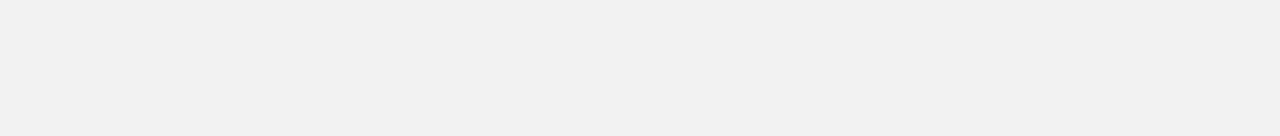
<file: keyboard.html>
<!DOCTYPE html>
<html lang="ja">
<head>
    <meta charset="UTF-8">
    <meta name="viewport" content="width=device-width, initial-scale=1.0">
    <title>パソコンによる各種文字の入力</title>
    <style>
        body {
            border: 0;
            margin: 0;
        }
        header {
            background: linear-gradient(transparent, rgba(206, 233, 255, 0.854)) scroll,
                url(./neko.jpg) no-repeat scroll 100% 100%;
            background-blend-mode: multiply;
            background-size:contain;
            padding: 200px 100px 50px 50px;
            text-shadow: 0 0 10px white, 0 0 20px white, 0 0 30px white;
        }
        header p {
            background-color: hsla(0, 0%, 100%, 0.603);
            padding: 5px;
            width: 50%;
        }
        main {
            width: 80%;
            margin: auto;
        }
        h2 {
            margin-top: 80px;
            border-bottom: 1px solid #333;
        }
        h3 {
            margin-top: 3rem;
        }
        p {
            text-indent: 1rem;
        }
        li {
            font-size: large;
            margin-bottom: 1rem;
        }
        dd {
            margin-bottom: 1rem;
        }
        input {
            height: 2rem;
            font-size: 1.5rem;
            display: block;
            width: 30rem;
        }
        textarea {
            width: 100%;
            height: 10rem;
            font-size: 20pt;
        }
        pre, code {
            font-family: 'MS Gothic', 'Hiragino Kaku Gothic Pro';
        }
        :valid {
            background-color: hsl(178, 100%, 85%);
            border: 2px solid hsl(178, 100%, 60%);
        }
        :invalid {
            background-color: hsl(42, 100%, 85%);
            border: 2px solid hsl(42, 100%, 60%);
        }
        kbd {
            padding: 5px;
            border: 1px solid hsl(0, 0%, 63%);
            border-radius: 5px;
            background-color: hsl(0, 0%, 91%);
            color: black;
            font-size: 1rem;
        }
        figure {
            margin: 0 auto;
            text-align: center;
        }
        figcaption::before {
            content: "図： ";
        }
        footer {
            margin-top: 80px;
            height: 100px;
            background-color: hsl(0, 0%, 95%);
            padding: 100px 20px 50px;
        }
        .exercise {
            margin-top: 4rem;
            display: inline-block;
            transform: rotate(-8deg);
            font-size: 2rem;
            color: hsl(265, 36%, 35%);
        }
        .exercise::after {
            content: " 🎶";
            font-size: 2rem;
        }
        .attention {
            background-color: beige;
            padding: 5px 5px 20px 20px;
        }
        .attention h3 {
            margin-top: 1em;
        }
        .capslock {
            text-align: right;
        }
    </style>
</head>
<body>
    <header>
        <h1>パソコン文字入力練習アプリ</h1>

    </header>

    <main>
        <p>
            このページではパソコンでの文字入力の仕方を説明します。
            スマホなどで開いている場合は、パソコンで開き直しましょう。
        </p>    
        <h2>全角と半角</h2>
        <p>パソコンで用いられる文字には全角、半角の違いがある場合があります。
        例えば、<code>A</code>と<code>Ａ</code>、違いが分かりますか。
        これならどうでしょう。
        <pre>
        ABC
        ＡＢＣ
        </pre>
        </p>
        <p>
            確かに違って見えますが、字体の違いでしかないように思えます。    
        </p>
        <p>
            しかし、パソコン内部においては、全く異なるデータです。
            私たちがパソコンに指示する場合（プログラミングなど）には、気をつけて使い分けなければなりません。
            また、パスワードなどもこういう区別をしますので、入力の際、
            正しく使い分けられていないとログイン（使用開始許可の状態になり、自分の使用領域を与えられるまでの認証操作）ができません。
        </p>

        <h3 class="exercise">練習</h3>

        <p>全角と半角のアルファベットを使い分けましょう。</p>
        <p>
            Windowsの場合、<kbd>全角/半角</kbd>キーを適宜押して、全角、半角を切り替えてください。
            押すたびに半角・全角モードが交互に切り替わります。
            現在のモードはパソコン画面（デスクトップ）右下のインジケータでわかります（下図）。
            <kbd>全角/半角</kbd>キーを何度か押してみて、表示が切り替わるのを確認してください。
            なお、そのインジケータを右クリックした時に現れるメニューからモードを選択することによって、モード変更することもできますが、
            これも文字入力トラブルが起きた時の回避手段として覚えておくとよいでしょう。
            <figure>
                <img src="indicator-win.png" alt="Windows の入力インジケータ">
                <figcaption>入力モード（Windows）</figcaption>
            </figure>
        </p>
        <p>
            Mac の場合（かつキーボードが日本語配列の場合）は、スペースキー（下の列の横長のキー）の右隣りにある <kbd>かな</kbd> キーを押すと全角になり、
            左隣りにある <kbd>英数</kbd> キーを押すと半角になります。
            Macで英字配列の場合は、<kbd>control（^）</kbd>+<kbd>shift（⬆️）</kbd>+<kbd>;</kbd>、<kbd>control</kbd>+<kbd>shift</kbd>+<kbd>J</kbd>で切り替えてください。
            現在のモードは、パソコン画面（デスクトップ）右上の時刻が表示されているあたりに表示されます（下図参照）。
            この表示をクリックすることによりモードを切り替えることもできます。
            クリックすると各項目の右側にショートカットキーが表示されます。
            操作に慣れたらこちらのショートカットキーも利用しましょう。
            <figure>
                <img src="indicator-mac.png" alt="Mac の入力インジケータ">
                <figcaption>入力モード（Mac）</figcaption>
            </figure>
        </p>

        <p>まずは、アルファベット1文字から。</p>
        <ol>
            <li>
                <code>a</code>（半角）
                <input type="text" pattern="a" required>
                ↑ 入力してください。正しく入力できると青くなります（以下同様）
            </li>
            <li>
                <code>ａ</code>（全角）
                <input type="text" pattern="ａ" required>
                （変換候補の中から適切なものを選んでください。よく分からなければ、下の「ａｂｃ（全角）の入力の仕方」を読んでください。）
            </li>
        </ol>

        <h3 class="exercise">練習</h3>

        <p>つづいて、複数文字の入力練習をしてみましょう。</p>

        <ol>
            <li>
                <code>abc（半角）</code>
                <input type="text" pattern="abc" required>
            </li>
            <li>
                <code>ａｂｃ（全角）</code>
                <input type="text" pattern="ａｂｃ" required>
                （うまく行かなければ、以下の説明を読んでください）
            </li>
        </ol>

        <p class="capslock">
            ▶︎
            <a href="#capslock">
            Shift を押していないのに、大文字されてしまう場合
            </a>
        </p>

        <h4><code>ａｂｃ（全角）</code>の入力の仕方</h4>
        <p>
            <code>ａｂｃ（全角）</code> は入力の仕方が難しいかもしれませんので、
            方法を2つ紹介しておきます。
            <dl>
                <dt>
                    1. 変換候補の中から選ぶ
                </dt>
                <dd>
                    全角モードでabcと入力して、スペースキー（下の列の横長のキー）を何度か叩いていくうちに全角のａｂｃが候補に現れて来るはずです。
                    はじめての場合、たくさん叩く必要があると思います。
                </dd>
                <dt>
                    2(windows). 変換モード時のファンクションキー、ショートカットキーを用いる
                </dt>
                <dd>
                    標準のかな漢字変換ツールの場合、
                    全角モードでabcと入力して、<kbd>Ctrl</kbd>+<kbd>P</kbd>（<kbd>Ctrl</kbd>キーを押しつつ、<kbd>P</kbd>キーを押す）で全角アルファベットが入力できます。
                    <kbd>Ctrl</kbd>+<kbd>P</kbd> の代わりに、<kbd>F9</kbd>キーを押しても全角アルファベットが入力できます。
                    なお、<kbd>F9</kbd>キーはキーボードの最上列に配置されていると思いますが、
                    そのまま押しても<kbd>F9</kbd>を押したことにならないことがあります。<br>
                    Surfaceというパソコンでは、Fnと書いてあるキーを押してLEDが点灯した状態にしてから<kbd>F9</kbd>キーを押すと良いです。
                    他のパソコンで<kbd>F9</kbd>がそのまま入力できない場合は、<strong><kbd>Fn</kbd> を押しながら</strong><kbd>F9</kbd>を押してください。
                    <kbd>Fn</kbd> キーはキーボードの最下列に配置されているでしょう。<br>

                    変換時のファンクションキー、ショートカットキーについては次のページも参考にすると良いでしょう。<br>
                    <a href="https://forest.watch.impress.co.jp/docs/serial/win10tips/1113323.html">日本語変換の効率アップ！　ファンクションキーやショートカットキーの活用法</a>
                </dd>
                <dt>
                    2(mac). 変換モード時のショートカットキーを用いる
                </dt>
                <dd>
                    付属の標準ツールの場合、
                    全角モードでabcと入力して、そのあと^L（<kbd>control</kbd>キーを押しつつ、<kbd>L</kbd>キーを押す）によって、
                    全角アルファベットが入力できます。
                </dd>
            </dl>
        </p>


        <h2>半角の小文字と大文字</h2>

        <p>
            アルファベットの大文字を入力したいときは <kbd>Shift</kbd>キーを押しつつ、
            入力したいキーを押します。
        </p>

        <h3 class="exercise">練習</h3>
        <ol>
            <li>
                <code>abc（半角小文字）</code>
                <input type="text" pattern="abc" required>
            </li>
            <li>
                <code>ABC（半角大文字）</code>
                <input type="text" pattern="ABC" required>
            </li>
        </ol>

        <p class="capslock">
            ▶︎
            <a href="#capslock">
            Shift を押していないのに、大文字が入力されてしまう場合
            </a>
        </p>

        <h2>半角の記号いろいろ</h2>
        <p>パスワードやプログラミング記号などでよく用いられる記号類の入力法について確認しておきましょう。
            Windowsの人はスマホのソフトウェアキーボードにある地球儀🌐ボタンと
            パソコンの<kbd>全角/半角</kbd>キーは働きが異なるということに注意してください。
            全く別のものとして使い方を覚えるといいでしょう。
            以下の説明をよく読んでください。
        </p>
        <p>まずは、半角を入力するモードに切り替えてください。
            一度半角を入力するモードに切り替えれば、
            以下の練習では途中で切り替える操作は必要ありません。
            キーに印字されている文字のうち、12時方向に書いてある文字を入力するには <kbd>Shift</kbd> キーを押しつつ、
            入力したいキーを押します。すでに知っていることと思いますが、
            再確認しておきます。
        </p>

        <div class="attention">
            <h3>
                <strong>パソコンがSurfaceの場合の注意</strong>
            </h3>
            <p>
                Surfaceパソコンの場合、
                記号類キーの刻印通りに入力できない場合があります。
                下記ページをよく読んで設定してください。
            </p>
            <p>
                <a href="https://www.oit.ac.jp/japanese/news/detail.php?i=6354">
                    【情報センターからのお知らせ】必携端末としてSurfaceを利用される方へ | お知らせ情報 | 大阪工業大学
                </a>
            </p>
        </div>

        <h3 class="exercise">練習</h3>
        <ol>
            <li>
                <code>2/3（半角）</code>
                <input type="text" pattern="2/3" required>
            </li>
            <li>
                <code>1+2=3（半角）</code>
                <input type="text" pattern="1\+2=3" required>
            </li>
            <li>
                <code>"Hello!"（半角）</code>
                <input type="text" pattern='"Hello!"' required>
            </li>
            <li>
                <code>(=^x^=)（半角）</code>
                <input type="text" pattern='\(=\^x\^=\)' required>
            </li>
            <li>
                <code>(@_@)???（半角）</code>
                <input type="text" pattern='\(@_@\)\?\?\?' required>
            </li>
        </ol>

        <p class="capslock">
            ▶︎
            <a href="#capslock">
            Shift を押していないのに、大文字が入力されてしまう場合
            </a>
        </p>

        <h2>日本語の入力練習</h2>

        <p>日本語の文章には半角の文字が混ざることがありますが、
            ここでは全角文字のみの入力練習をします。
        </p>

        <h3 class="exercise">練習</h3>

        <ol>
            <li>
                <code>
                    りんご
                </code>
                <input type="text" pattern="りんご" required>
            </li>
            <li>
                <code>
                    ケール
                </code>
                <input type="text" pattern="ケール" required>
            </li>
            <li>
                <code>
                    烏瓜
                </code>
                <input type="text" pattern="烏瓜" required>
                （からすうり、と読みます）
            </li>
            <li>
                <code>
                    「ザネリ、烏瓜ながしに行くの。」
                </code>
                <input type="text" pattern="「ザネリ、烏瓜ながしに行くの。」" required>
                （全部、全角文字です）
            </li>
        </ol>

        <p class="capslock">
            ▶︎
            <a href="#capslock">
            Shift を押していないのに、大文字が入力されてしまう場合
            </a>
        </p>

        <h2>自由練習</h2>
        <p>自由に練習してください。
            例えば、手元を見ずにabcを繰り返し入力してみるといいでしょう。
            1分間、時間を測ってやってみてください。
            何回打ち込めましたか？
            初めのうちは、速さよりも正確さとリズムの良さを重視するのが上達の秘訣です。
        </p>
        
        <textarea placeholder="abc"></textarea>

        <p>
            このような基本練習は、予習課題の方で紹介している
            <a href="https://azby.fmworld.net/usage/lesson/keyboard/typing/">実践タッチタイピング</a>
            で行うことができます。
            パソコンのキーボードをほとんど使ったことがないという場合は、「基本コース」から始めるとよいでしょう。
        </p>


        <h2>入力時のトラブル</h2>
        <h3 id="capslock">Shift キーを押していないのに大文字が入力されてしまう場合</h3>

        <p>
            これは操作ミスによって、そのようなモード（Caps Lock）に入ってしまったせいです。
            Windows の場合、以下のページを参照してください。
        </p>
        <p>
            <a href="https://121ware.com/support/pc/yougo/03_ei/ei080.htm">CapsLockキー(キャップスロックキー)</a>
        </p>
        <p>
            なお、このモード入っているかどうかは、ノートパソコンの場合、
            本体の隅の方（右上だったり、右下だったりしますが）のLEDでわかるようになっています。
            各自のパソコンはどういう表示になっているのか確かめておくとよいでしょう。
        </p>
        <p>
            Mac の場合、左下隅のキーが点灯していませんか？
            点灯している場合は、大文字入力のモード（Caps Lock）に入っています。
            一度押してください。
        </p>

        <h3>すでに入力した部分に追加で入力する際、文字を割り込ませることができない、上書きされてしまう</h3>

        <p>
            これも操作ミスで、そういうモード（上書きモード）に入ってしまいました。
            エンターキー（<kbd>↩︎</kbd>）の右上あたりに
            <kbd>Ins</kbd>あるいは<kbd>Insert</kbd>と書かれたキーはありませんか？
            そのキーを押すと挿入モードと上書きモードが切り替わります。
            押してみてください。
        </p>

        <h3>その他（カタカナばかり入力されてしまうなど）</h3>

        <p>
            その他、いろいろな未知の状態に出会うかもしれませんが、そういう時はウェブで検索してみてください。
            パソコンメーカーが用意しているサイトをいくつか紹介しておきます。

            <ul>
                <li>NEC LAVIE サポート
                    <a href="http://121ware.com/qasearch/1007/app/servlet/searchtrouble">http://121ware.com/qasearch/1007/app/servlet/searchtrouble</a>
                </li>
                <li>富士通 FMV サポート
                    <a href="https://azby.fmworld.net/usage/lesson/keyboard/">https://azby.fmworld.net/usage/lesson/keyboard/</a>
                </li>
            </ul>

            手持ちのパソコンが他のメーカーや機種でもあっても、上記のサイトで検索すれば、有用な情報が得られるでしょう。
            Mac の場合は、<a href="https://support.apple.com/ja-jp">Apple のサポート</a> などで検索してください。

        </p>

        <p>
            上で紹介したサイトや Google 検索などでも解決法が分からないことはあるでしょう。
            授業時などに質問してください。
        </p>

        <h2>初回授業に向けて</h2>
        <p>
            以上の練習のうち、できなかったところもあるかもしれません。
            その部分については、メモをしておき、初回授業時などに質問するとよいでしょう。
        </p>
    </main>
    
    <footer>
        
    </footer>

</body>
</html>
</file>
<file: style.css>
* {
    box-sizing: border-box;
    margin: 0;
    padding: 0;
}
html {
    scroll-behavior: smooth;
    border: 0;
    margin: 0;
    padding: 0;
}
body {
    background-color: whitesmoke;
}
p {
    margin: 1rem 2rem;
    text-indent: 1rem;
}
header {
    height: 500px;
    width: 100%;
    background: linear-gradient(transparent, rgba(0, 0, 0, 0.854)) scroll,
        url(./cat_yoko.jpg) no-repeat scroll 100% 100%;
    background-size: cover;
    position: relative;
}
header::after {
    content: " ";
    background-color: rgba(0, 0, 0, 20%);
    position: absolute;
    top: 0;
    bottom: 0;
    left: 0;
    right: 0;
}
header h1 {
    display: inline-block;
    opacity: 100%;
    padding: 5px;
    position: relative;
    color: white;
    top: 300px;
    left: 10%;
    font-family: sans-serif;
    font-size: 40pt;
    font-weight: 400;
    z-index: 1;
}
main {
    width: 80%;
    max-width: 70rem;
    box-sizing: border-box;
    margin: auto;
    padding: 10rem;
    padding-bottom: 20rem;
    background-color: white;
}
h2 {
    margin: 2rem 0;
    margin-top: 10rem;
    border-bottom: 2px solid #333;
    font-size: 25pt;
}
h3 {
    margin: 2rem 0;
    margin-top: 3rem;
    border-bottom: 1px dashed #333;
}
h3::before {
    content: "！";
    color: rgb(216, 216, 5);
    font-size: 30pt;
}
h3#contents-header::before {
    content: "";
}
h4 {
    margin: 2em 1em 1em;
}

ol, ul, dl {
    margin: 2rem 5rem;
}
li {
    font-size: large;
    margin-bottom: 1rem;
}
dd {
    margin: 0 2rem 0;
    margin-bottom: 1rem;
}
input {
    height: 2rem;
    font-size: 1.5rem;
    width: 30rem;
}
textarea {
    width: 100%;
    height: 10rem;
    font-size: 20pt;
}
pre, code {
    font-family: 'MS Gothic', 'Hiragino Kaku Gothic Pro';
}
pre {
    margin: 1rem 2rem 1rem;
    padding: 1rem;
    background-color: ghostwhite;
}
:valid {
    background-color: hsl(200, 100%, 94%);
    border: 2px solid hsl(200, 100%, 60%);
}
:invalid {
    background-color: hsl(0, 0%, 90%);
    border: 2px solid hsl(0, 0%, 82%);
}
input + span {
    position: relative;
}
input:valid + span::before {
    content: "✅";
    font-size: 20pt;
}
input:invalid + span::before {
    content: "❌";
    font-size: 20pt;
}
kbd {
    padding: 2px 10px;
    border: 1px solid hsl(0, 0%, 63%);
    border-radius: 5px;
    background-color: hsl(0, 0%, 91%);
    color: black;
    font-size: 1rem;
}
figure {
    margin: 0 auto;
    text-align: center;
}
figcaption::before {
    content: "図： ";
}
dd {
    margin-top: 0.3rem;
}
footer {
    height: 400px;
    width: 100vw;
    background-color: hsl(204, 100%, 37%);
}
.exercise {
    margin: 4rem 1rem 0;
    display: inline-block;
    border-bottom-style: none;
    font-size: 2rem;
}
.exercise::before {
    content: "";
}
.exercise::after {
    content: " 🎶";
    font-size: 2rem;
}
.attention {
    background-color: beige;
    padding: 5px 5px 20px 20px;
}
.attention h3 {
    margin-top: 1em;
}
.capslock {
    text-align: right;
}
</file>
